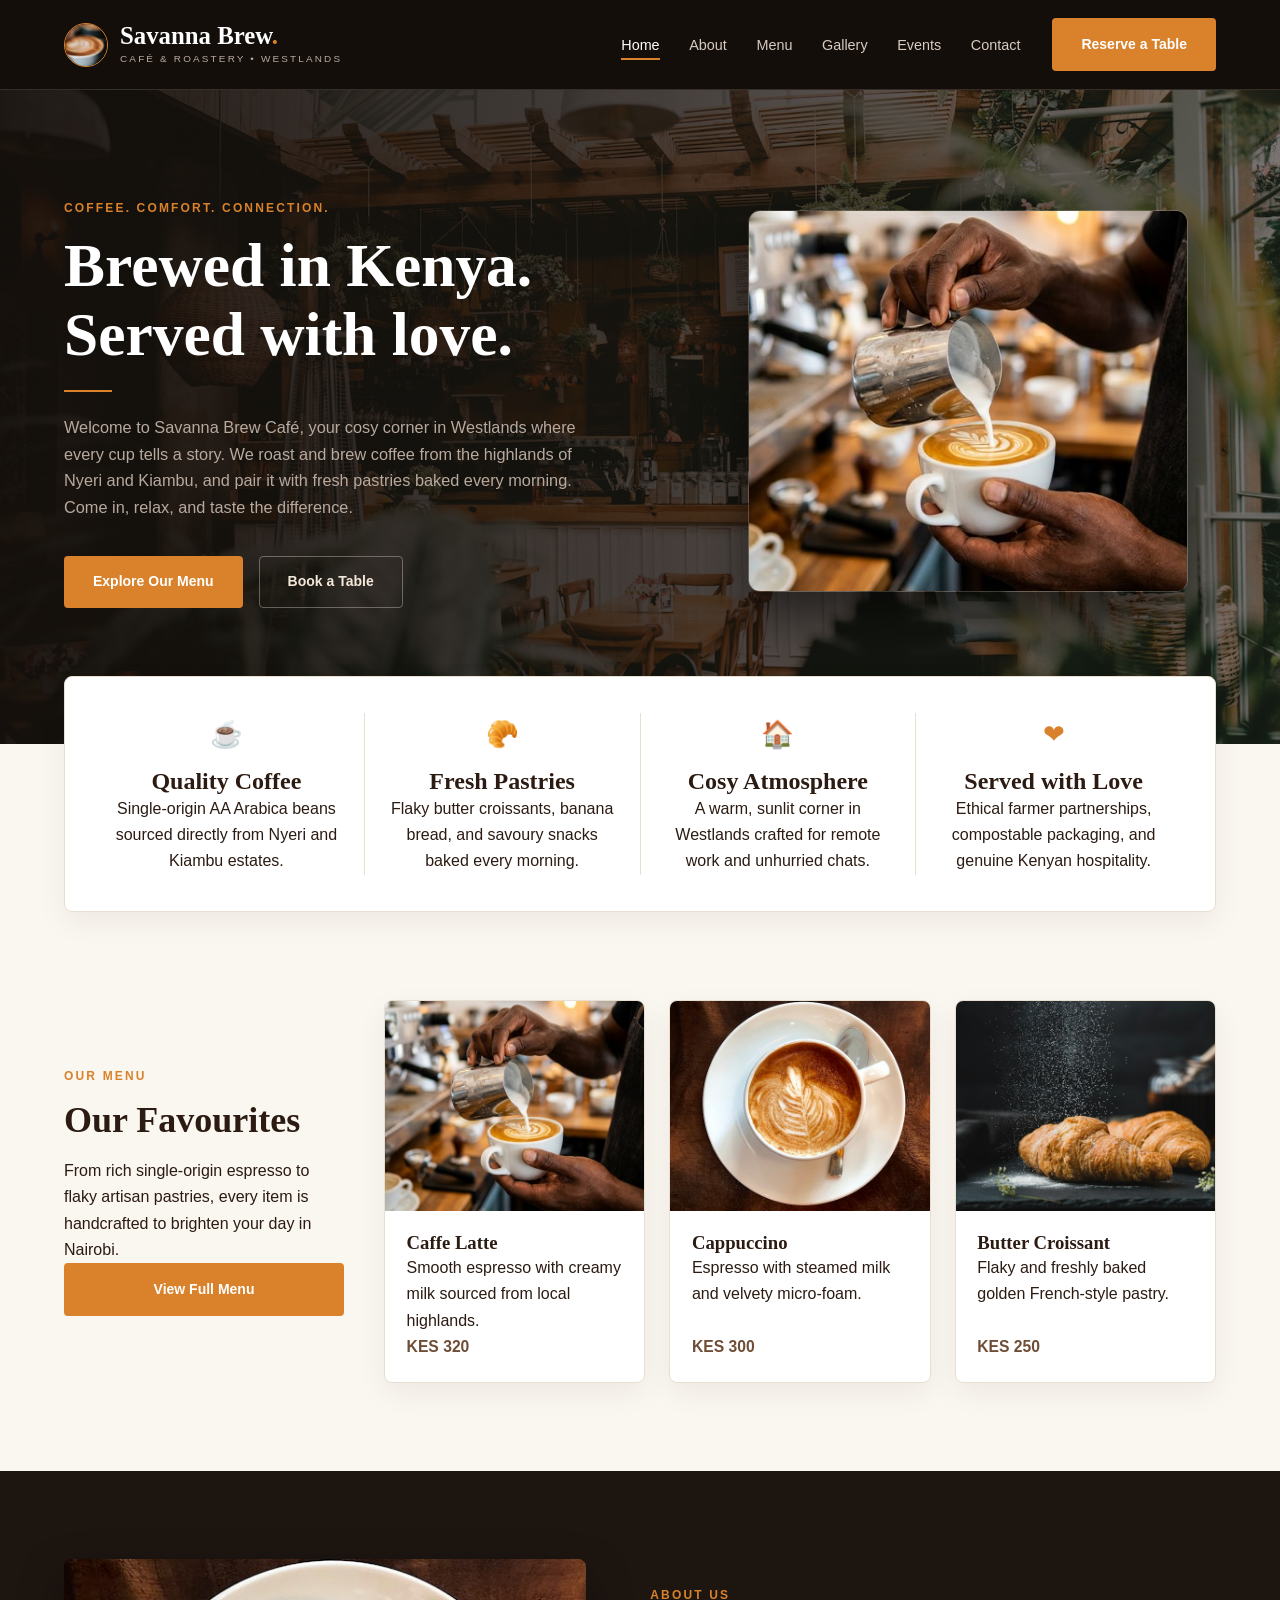
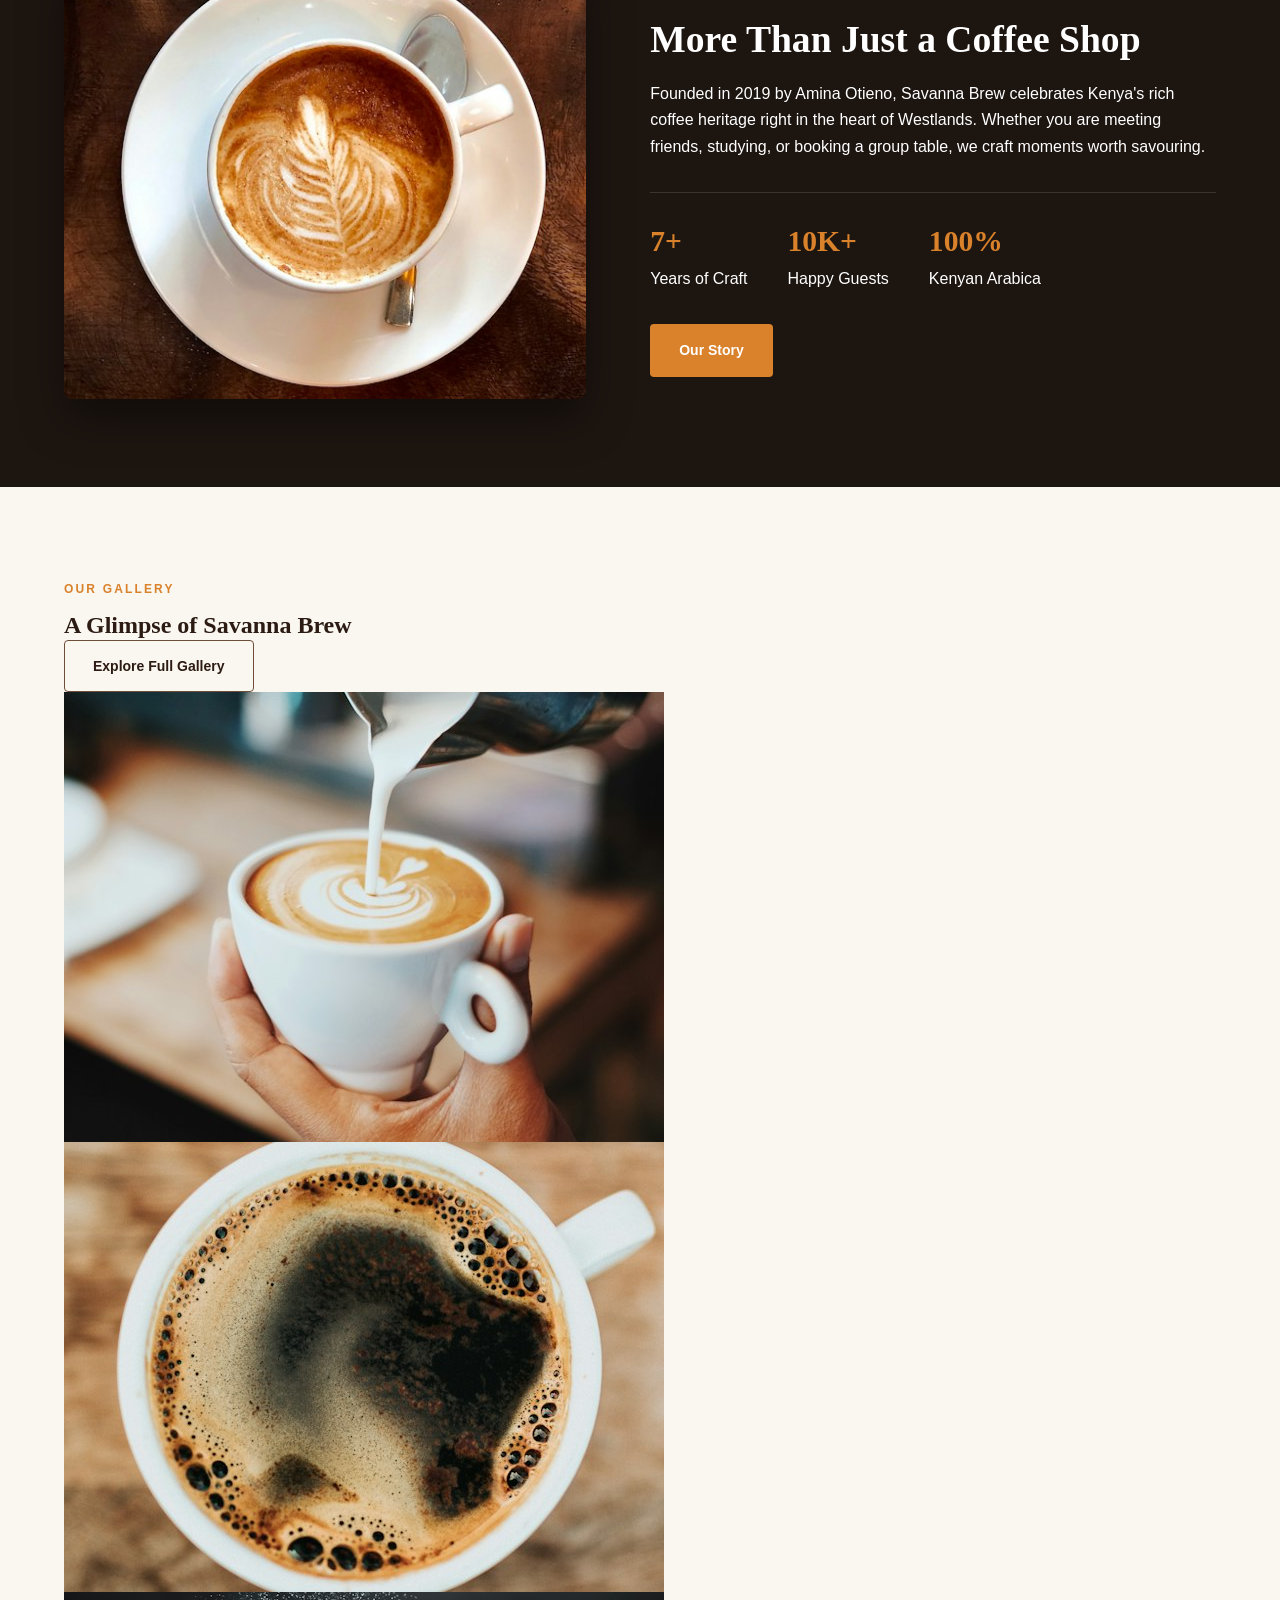
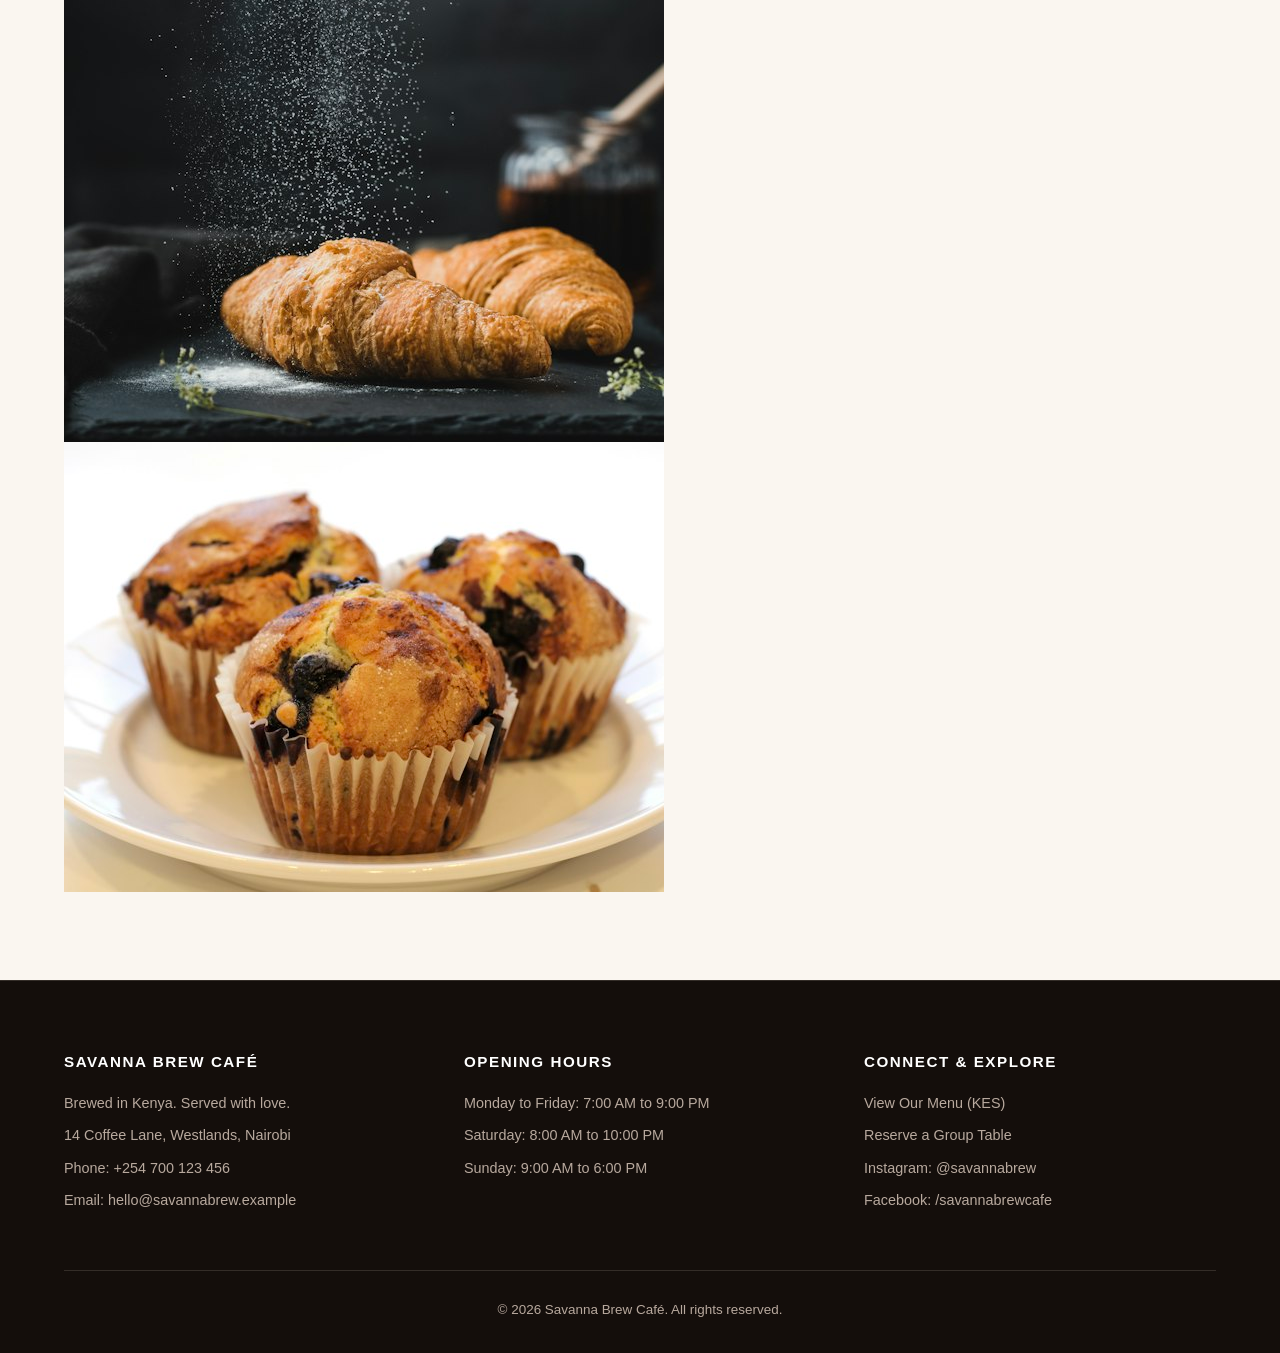
<file: index.html>
<!DOCTYPE html>
<html lang="en">

<head>
    <meta charset="UTF-8">
    <meta name="viewport" content="width=device-width, initial-scale=1.0">
    <title>Savanna Brew Café | Brewed in Kenya. Served with Love.</title>
    <link rel="stylesheet" href="css/global.css">
    <link rel="stylesheet" href="css/index.css">
</head>

<body>

    <!--  Header & Flexbox Navigation -->
    <header class="site-header">
        <div class="container header-inner">
            <a href="index.html" class="brand-logo">
                <img src="images/logo.png" alt="Savanna Brew Café coffee cup emblem">
                <div class="brand-text">
                    <span class="brand-name">Savanna Brew<span>.</span></span>
                    <span class="brand-sub">Café &amp; Roastery • Westlands</span>
                </div>
            </a>

            <nav class="main-nav" aria-label="Primary Navigation">
                <ul class="nav-list">
                    <li><a href="index.html" class="active">Home</a></li>
                    <li><a href="about.html">About</a></li>
                    <li><a href="menu.html">Menu</a></li>
                    <li><a href="gallery.html">Gallery</a></li>
                    <li><a href="events.html">Events</a></li>
                    <li><a href="contact.html">Contact</a></li>
                </ul>
                <a href="contact.html" class="btn btn-primary header-cta">Reserve a Table</a>
            </nav>
        </div>
    </header>

    <main>
        <!-- Hero Section -->
        <section class="hero-home">
            <div class="container hero-grid">
                <div class="hero-content">
                    <span class="eyebrow">Coffee. Comfort. Connection.</span>
                    <h1>Brewed in Kenya. Served with love.</h1>
                    <div class="hero-divider"></div>
                    <p>
                        Welcome to Savanna Brew Café, your cosy corner in Westlands where every cup tells a story. We
                        roast and brew coffee from the highlands of Nyeri and Kiambu, and pair it with fresh pastries
                        baked every morning. Come in, relax, and taste the difference.
                    </p>
                    <div class="hero-actions">
                        <a href="menu.html" class="btn btn-primary">Explore Our Menu</a>
                        <a href="contact.html" class="btn btn-outline-light">Book a Table</a>
                    </div>
                </div>

                <div class="hero-showcase">
                    <div class="hero-showcase-frame">
                        <img src="images/latte.jpg"
                            alt="Steaming artisan latte art served in a ceramic cup on roasted coffee beans">
                    </div>
                </div>
            </div>
        </section>

        <!-- Floating 4-Pillar Highlight Strip -->
        <section class="container feature-strip-wrapper" aria-label="Café Highlights">
            <div class="feature-strip">
                <article class="feature-item">
                    <span class="feature-icon" aria-hidden="true">&#9749;</span>
                    <h2>Quality Coffee</h2>
                    <p>Single-origin AA Arabica beans sourced directly from Nyeri and Kiambu estates.</p>
                </article>
                <article class="feature-item">
                    <span class="feature-icon" aria-hidden="true">&#129360;</span>
                    <h2>Fresh Pastries</h2>
                    <p>Flaky butter croissants, banana bread, and savoury snacks baked every morning.</p>
                </article>
                <article class="feature-item">
                    <span class="feature-icon" aria-hidden="true">&#127968;</span>
                    <h2>Cosy Atmosphere</h2>
                    <p>A warm, sunlit corner in Westlands crafted for remote work and unhurried chats.</p>
                </article>
                <article class="feature-item">
                    <span class="feature-icon" aria-hidden="true">&#10084;</span>
                    <h2>Served with Love</h2>
                    <p>Ethical farmer partnerships, compostable packaging, and genuine Kenyan hospitality.</p>
                </article>
            </div>
        </section>

        <!-- Favourites Section -->
        <section class="section-padding">
            <div class="container favourites-layout">
                <div class="favourites-intro">
                    <span class="eyebrow">Our Menu</span>
                    <h2>Our Favourites</h2>
                    <p>
                        From rich single-origin espresso to flaky artisan pastries, every item is handcrafted to
                        brighten your day in Nairobi.
                    </p>
                    <a href="menu.html" class="btn btn-primary">View Full Menu</a>
                </div>

                <div class="cards-flex">
                    <article class="menu-card">
                        <div class="menu-card-img">
                            <img src="images/latte.jpg" alt="Caffe Latte with velvety steamed milk art">
                        </div>
                        <div class="menu-card-body">
                            <h3>Caffe Latte</h3>
                            <p>Smooth espresso with creamy milk sourced from local highlands.</p>
                            <span class="price-tag">KES 320</span>
                        </div>
                    </article>

                    <article class="menu-card">
                        <div class="menu-card-img">
                            <img src="images/cappuccino.jpg" alt="Classic Cappuccino topped with cocoa dusting">
                        </div>
                        <div class="menu-card-body">
                            <h3>Cappuccino</h3>
                            <p>Espresso with steamed milk and velvety micro-foam.</p>
                            <span class="price-tag">KES 300</span>
                        </div>
                    </article>

                    <article class="menu-card">
                        <div class="menu-card-img">
                            <img src="images/croissant.jpg" alt="Golden freshly baked Butter Croissant">
                        </div>
                        <div class="menu-card-body">
                            <h3>Butter Croissant</h3>
                            <p>Flaky and freshly baked golden French-style pastry.</p>
                            <span class="price-tag">KES 250</span>
                        </div>
                    </article>
                </div>
            </div>
        </section>

        <!-- Editorial Dark Split Section -->
        <section class="editorial-dark">
            <div class="container split-layout">
                <div class="split-image">
                    <img src="images/gallery-2.jpg" alt="Warm sunlit interior of Savanna Brew Café in Westlands">
                </div>
                <div class="split-text">
                    <span class="eyebrow">About Us</span>
                    <h2>More Than Just a Coffee Shop</h2>
                    <p>
                        Founded in 2019 by Amina Otieno, Savanna Brew celebrates Kenya's rich coffee heritage right in
                        the heart of Westlands. Whether you are meeting friends, studying, or booking a group table, we
                        craft moments worth savouring.
                    </p>
                    <div class="stats-row">
                        <div class="stat-box">
                            <strong>7+</strong>
                            <span>Years of Craft</span>
                        </div>
                        <div class="stat-box">
                            <strong>10K+</strong>
                            <span>Happy Guests</span>
                        </div>
                        <div class="stat-box">
                            <strong>100%</strong>
                            <span>Kenyan Arabica</span>
                        </div>
                    </div>
                    <a href="about.html" class="btn btn-primary">Our Story</a>
                </div>
            </div>
        </section>

        <!-- Gallery Strip -->
        <section class="section-padding">
            <div class="container">
                <div class="gallery-header-bar">
                    <div>
                        <span class="eyebrow">Our Gallery</span>
                        <h2>A Glimpse of Savanna Brew</h2>
                    </div>
                    <a href="gallery.html" class="btn btn-outline-dark">Explore Full Gallery</a>
                </div>

                <div class="gallery-grid">
                    <figure class="gallery-item">
                        <div class="gallery-img-box">
                            <img src="images/gallery-1.jpg" alt="Barista pouring latte art in a ceramic cup">
                        </div>
                    </figure>
                    <figure class="gallery-item">
                        <div class="gallery-img-box">
                            <img src="images/gallery-3.jpg" alt="Freshly roasted Nyeri coffee beans">
                        </div>
                    </figure>
                    <figure class="gallery-item">
                        <div class="gallery-img-box">
                            <img src="images/gallery-5.jpg" alt="Artisan pastries arranged on wooden board">
                        </div>
                    </figure>
                    <figure class="gallery-item">
                        <div class="gallery-img-box">
                            <img src="images/gallery-6.jpg" alt="Cosy wooden seating inside Savanna Brew Café">
                        </div>
                    </figure>
                </div>
            </div>
        </section>
    </main>

    <!--Footer -->
    <footer class="site-footer">
        <div class="container">
            <div class="footer-grid">
                <div class="footer-col">
                    <h3>Savanna Brew Café</h3>
                    <p>Brewed in Kenya. Served with love.</p>
                    <p>14 Coffee Lane, Westlands, Nairobi</p>
                    <p>Phone: +254 700 123 456</p>
                    <p>Email: hello@savannabrew.example</p>
                </div>

                <div class="footer-col">
                    <h3>Opening Hours</h3>
                    <p>Monday to Friday: 7:00 AM to 9:00 PM</p>
                    <p>Saturday: 8:00 AM to 10:00 PM</p>
                    <p>Sunday: 9:00 AM to 6:00 PM</p>
                </div>

                <div class="footer-col">
                    <h3>Connect &amp; Explore</h3>
                    <ul class="footer-links">
                        <li><a href="menu.html">View Our Menu (KES)</a></li>
                        <li><a href="contact.html">Reserve a Group Table</a></li>
                        <li><a href="https://www.instagram.com" target="_blank">Instagram:
                                @savannabrew</a></li>
                        <li><a href="https://www.facebook.com" target="_blank">Facebook:
                                /savannabrewcafe</a></li>
                    </ul>
                </div>
            </div>

            <div class="footer-bottom">
                <p>&copy; 2026 Savanna Brew Café. All rights reserved.</p>
            </div>
        </div>
    </footer>

</body>

</html>
</file>
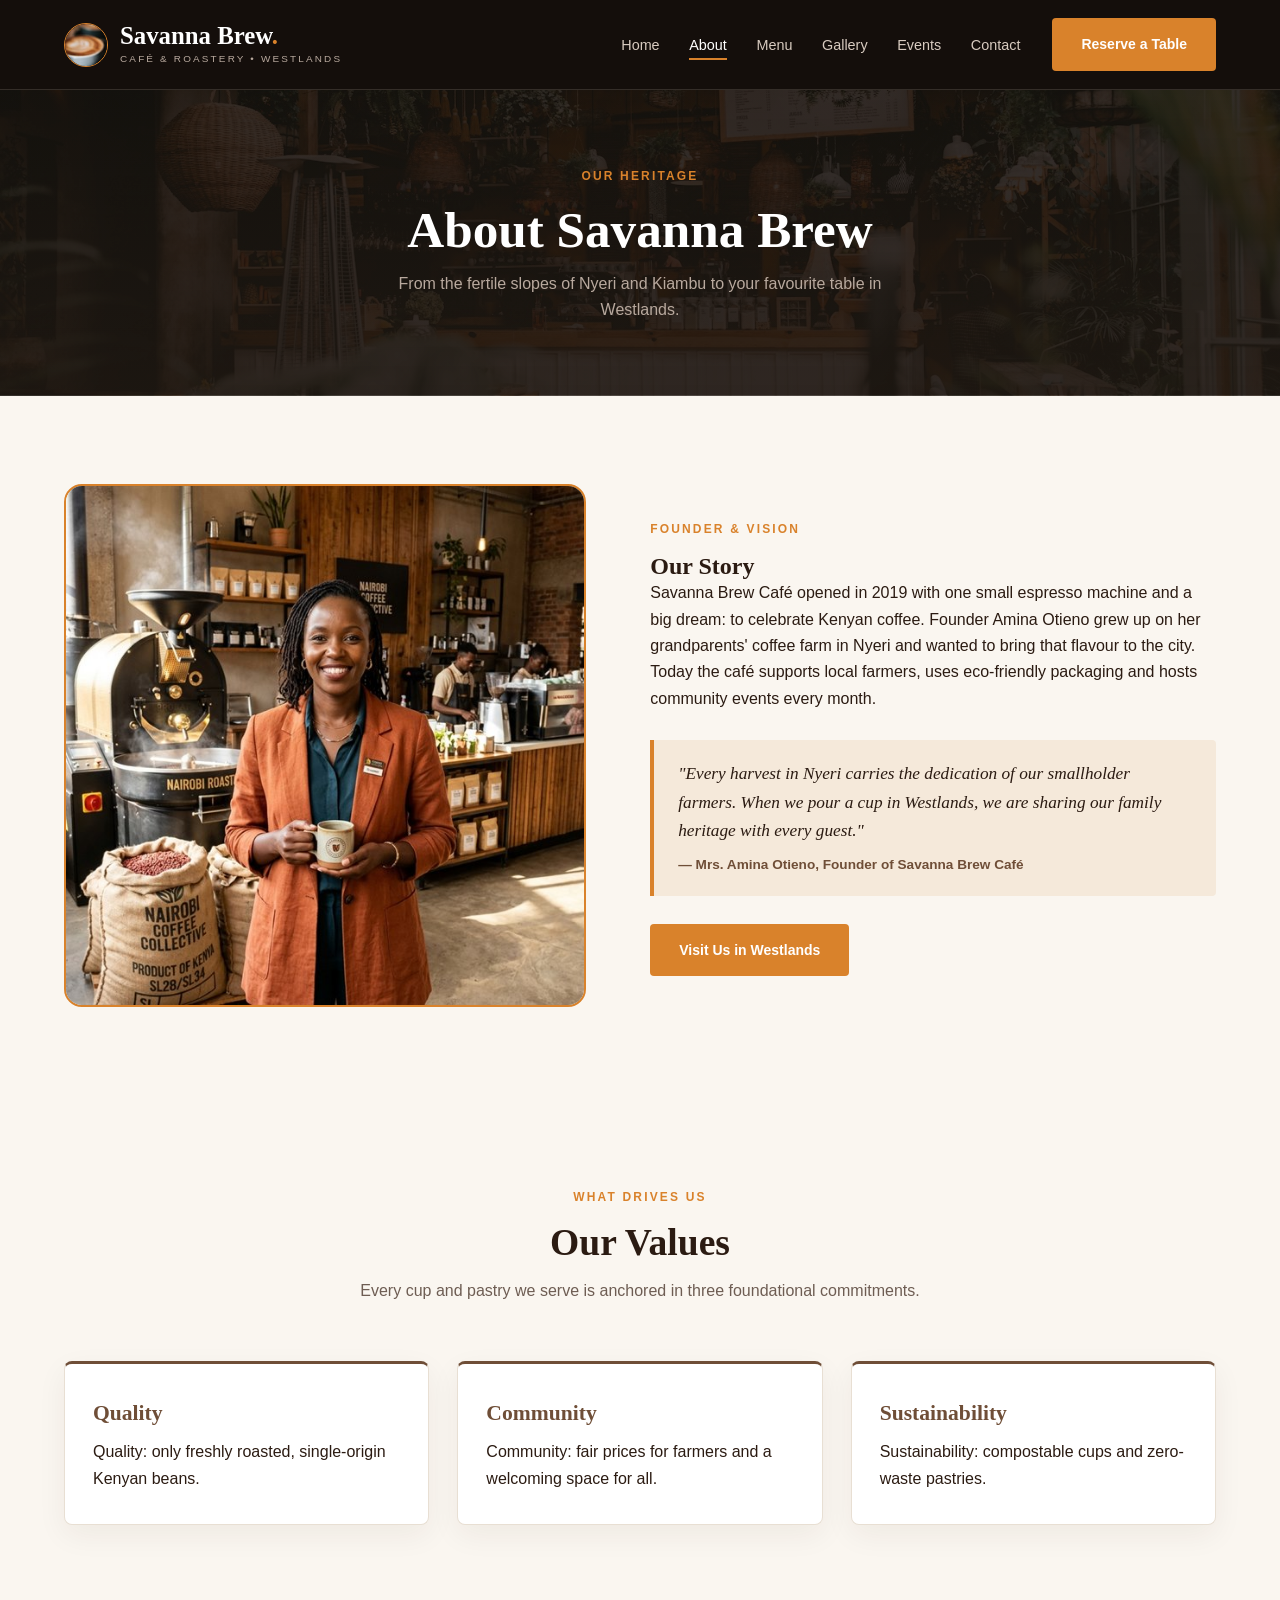
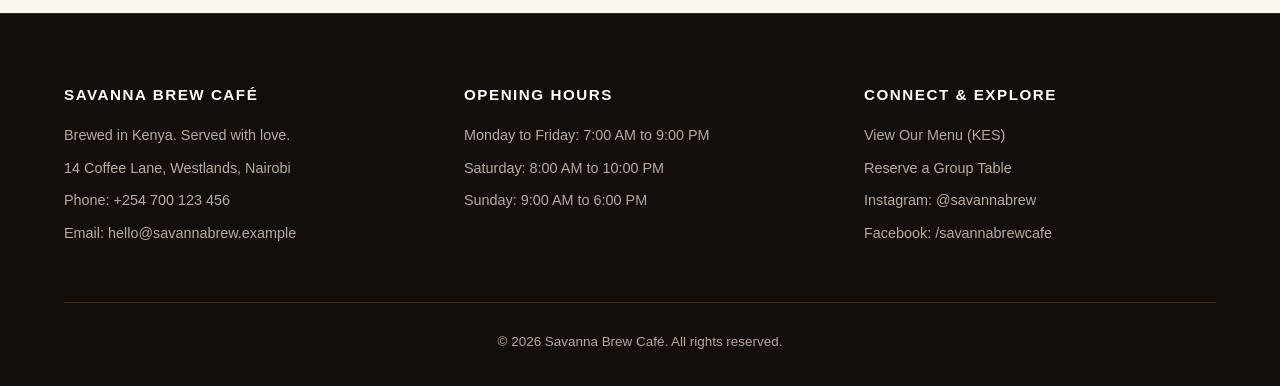
<file: about.html>
<!DOCTYPE html>
<html lang="en">

<head>
    <meta charset="UTF-8">
    <meta name="viewport" content="width=device-width, initial-scale=1.0">
    <title>About Us | Savanna Brew Café</title>
    <link rel="stylesheet" href="css/global.css">
    <link rel="stylesheet" href="css/aboutUs.css">
</head>

<body>

    <!-- Header & Flexbox Navigation -->
    <header class="site-header">
        <div class="container header-inner">
            <a href="index.html" class="brand-logo">
                <img src="images/logo.png" alt="Savanna Brew Café coffee cup emblem">
                <div class="brand-text">
                    <span class="brand-name">Savanna Brew<span>.</span></span>
                    <span class="brand-sub">Café &amp; Roastery • Westlands</span>
                </div>
            </a>

            <nav class="main-nav" aria-label="Primary Navigation">
                <ul class="nav-list">
                    <li><a href="index.html">Home</a></li>
                    <li><a href="about.html" class="active">About</a></li>
                    <li><a href="menu.html">Menu</a></li>
                    <li><a href="gallery.html">Gallery</a></li>
                    <li><a href="events.html">Events</a></li>
                    <li><a href="contact.html">Contact</a></li>
                </ul>
                <a href="contact.html" class="btn btn-primary header-cta">Reserve a Table</a>
            </nav>
        </div>
    </header>

    <main>
        <!-- Hero Section -->
        <section class="page-hero">
            <div class="container">
                <span class="eyebrow">Our Heritage</span>
                <h1>About Savanna Brew</h1>
                <p>From the fertile slopes of Nyeri and Kiambu to your favourite table in Westlands.</p>
            </div>
        </section>

        <!-- Our Story Section -->
        <section class="section-padding">
            <div class="container split-layout">
                <div class="split-image owner-portrait">
                    <img src="images/about-owner.jpg"
                        alt="Portrait of smiling founder Amina Otieno behind the Savanna Brew counter">
                </div>

                <article class="split-text">
                    <span class="eyebrow">Founder &amp; Vision</span>
                    <h2>Our Story</h2>
                    <p>
                        Savanna Brew Café opened in 2019 with one small espresso machine and a big dream: to celebrate
                        Kenyan coffee. Founder Amina Otieno grew up on her grandparents' coffee farm in Nyeri and wanted
                        to bring that flavour to the city. Today the café supports local farmers, uses eco-friendly
                        packaging and hosts community events every month.
                    </p>

                    <blockquote class="owner-quote">
                        "Every harvest in Nyeri carries the dedication of our smallholder farmers. When we pour a cup in
                        Westlands, we are sharing our family heritage with every guest."
                        <cite>&mdash; Mrs. Amina Otieno, Founder of Savanna Brew Café</cite>
                    </blockquote>

                    <a href="contact.html" class="btn btn-primary">Visit Us in Westlands</a>
                </article>
            </div>
        </section>

        <!--  Values Section-->
        <section class="section-padding">
            <div class="container">
                <div class="section-header">
                    <span class="eyebrow">What Drives Us</span>
                    <h2>Our Values</h2>
                    <p>Every cup and pastry we serve is anchored in three foundational commitments.</p>
                </div>

                <ul class="values-list">
                    <li>
                        <strong>Quality</strong>
                        Quality: only freshly roasted, single-origin Kenyan beans.
                    </li>
                    <li>
                        <strong>Community</strong>
                        Community: fair prices for farmers and a welcoming space for all.
                    </li>
                    <li>
                        <strong>Sustainability</strong>
                        Sustainability: compostable cups and zero-waste pastries.
                    </li>
                </ul>
            </div>
        </section>
    </main>

    <!-- 3-Column Footer -->
    <footer class="site-footer">
        <div class="container">
            <div class="footer-grid">
                <div class="footer-col">
                    <h3>Savanna Brew Café</h3>
                    <p>Brewed in Kenya. Served with love.</p>
                    <p>14 Coffee Lane, Westlands, Nairobi</p>
                    <p>Phone: +254 700 123 456</p>
                    <p>Email: hello@savannabrew.example</p>
                </div>

                <div class="footer-col">
                    <h3>Opening Hours</h3>
                    <p>Monday to Friday: 7:00 AM to 9:00 PM</p>
                    <p>Saturday: 8:00 AM to 10:00 PM</p>
                    <p>Sunday: 9:00 AM to 6:00 PM</p>
                </div>

                <div class="footer-col">
                    <h3>Connect &amp; Explore</h3>
                    <ul class="footer-links">
                        <li><a href="menu.html">View Our Menu (KES)</a></li>
                        <li><a href="contact.html">Reserve a Group Table</a></li>
                        <li><a href="https://www.instagram.com" target="_blank" rel="noopener noreferrer">Instagram:
                                @savannabrew</a></li>
                        <li><a href="https://www.facebook.com" target="_blank" rel="noopener noreferrer">Facebook:
                                /savannabrewcafe</a></li>
                    </ul>
                </div>
            </div>

            <div class="footer-bottom">
                <p>&copy; 2026 Savanna Brew Café. All rights reserved.</p>
            </div>
        </div>
    </footer>

</body>

</html>
</file>
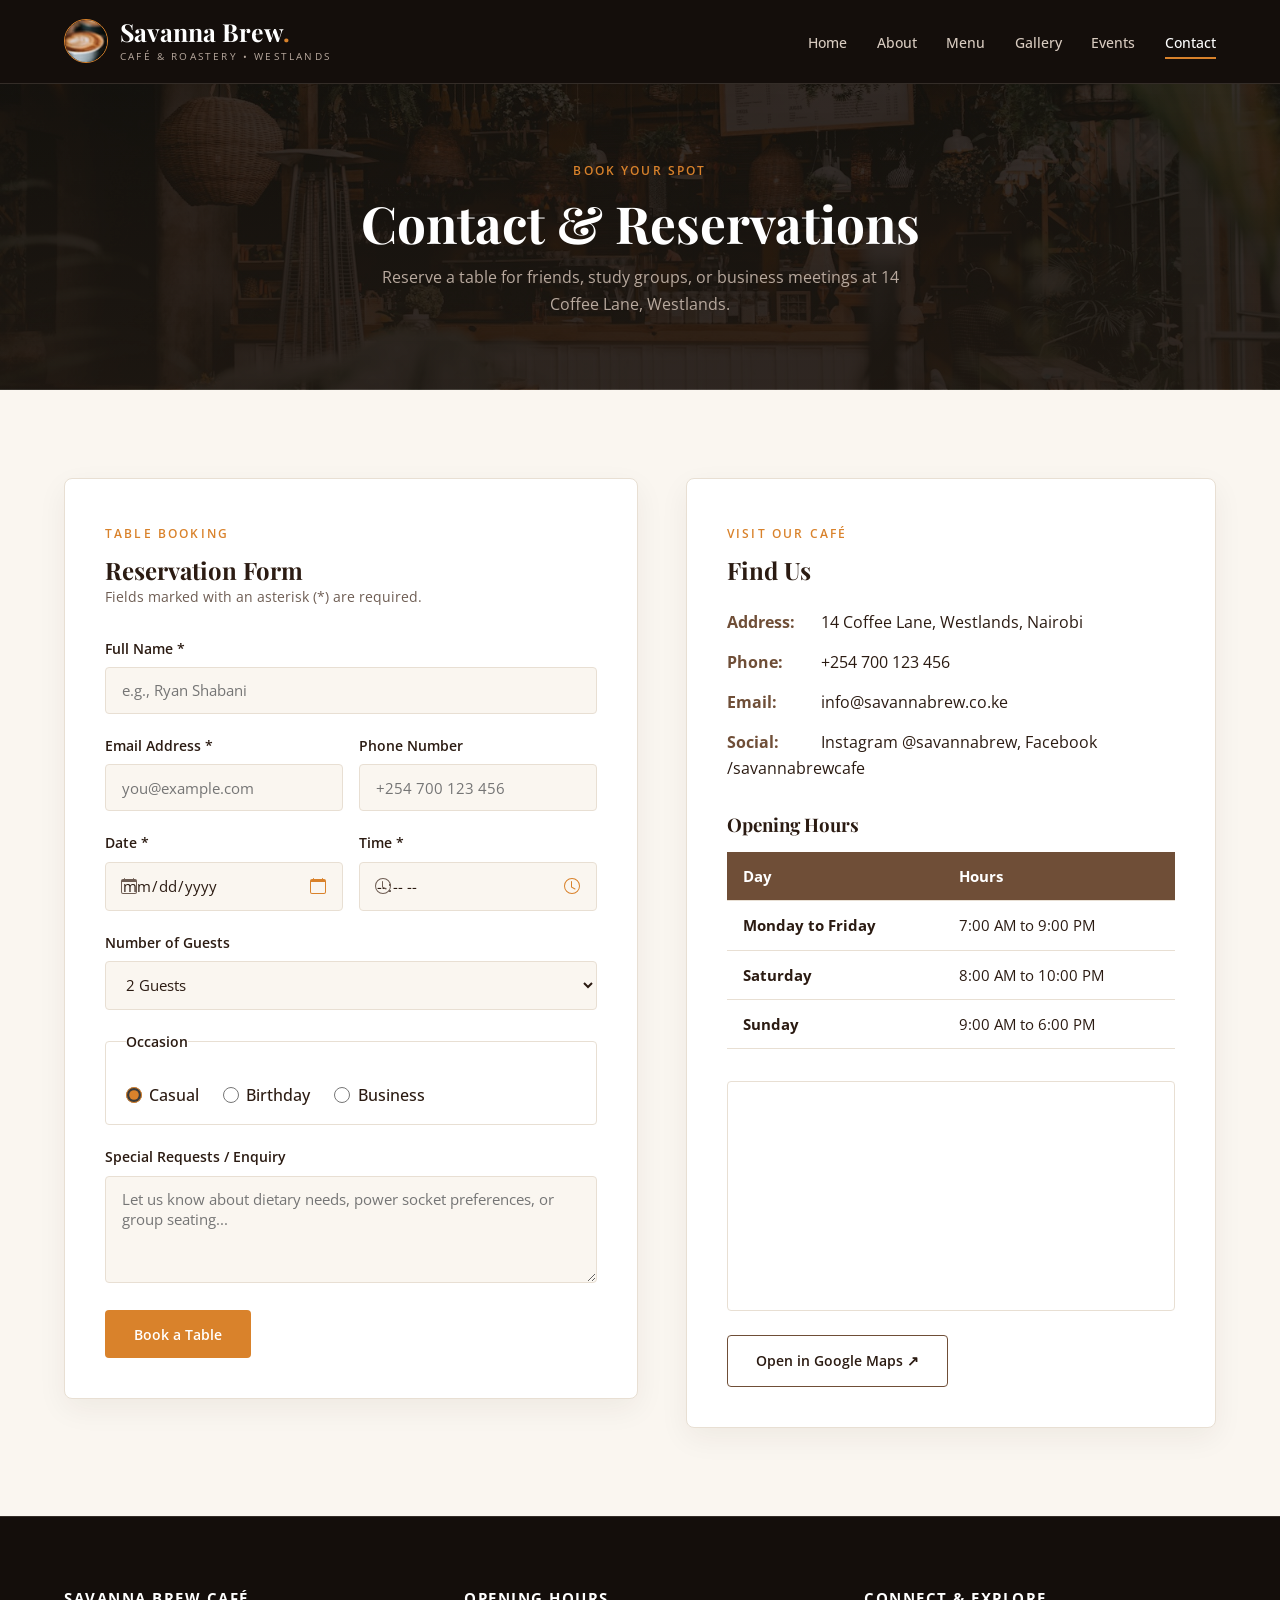
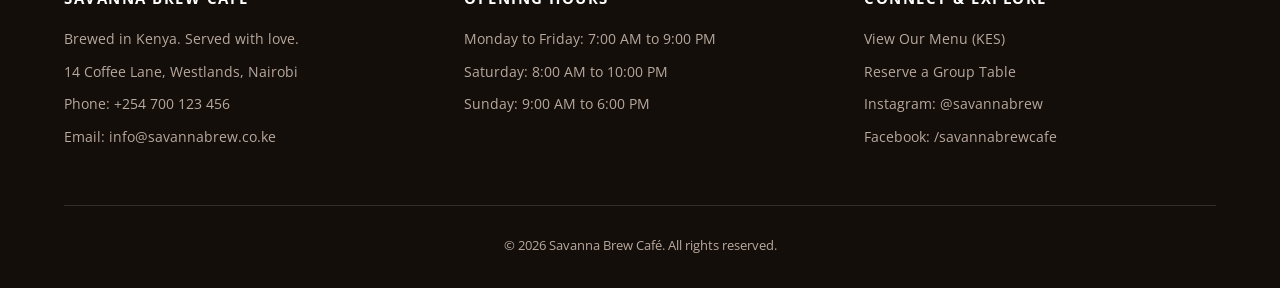
<file: contact.html>
<!DOCTYPE html>
<html lang="en">

<head>
    <meta charset="UTF-8">
    <meta name="viewport" content="width=device-width, initial-scale=1.0">
    <title>Contact &amp; Reservations | Savanna Brew Café</title>
    <link rel="preconnect" href="https://fonts.googleapis.com">
    <link rel="preconnect" href="https://fonts.gstatic.com" crossorigin>
    <link
        href="https://fonts.googleapis.com/css2?family=Open+Sans:wght@400;500;600;700&family=Playfair+Display:ital,wght@0,600;0,700;1,600&display=swap"
        rel="stylesheet">
    <link rel="stylesheet" href="css/global.css">
    <link rel="stylesheet" href="css/contact.css">
</head>

<body>

    <!-- Header & Flexbox Navigation -->
    <header class="site-header">
        <div class="container header-inner">
            <a href="index.html" class="brand-logo">
                <img src="images/logo.png" alt="Savanna Brew Café coffee cup emblem">
                <div class="brand-text">
                    <span class="brand-name">Savanna Brew<span>.</span></span>
                    <span class="brand-sub">Café &amp; Roastery • Westlands</span>
                </div>
            </a>

            <nav class="main-nav" aria-label="Primary Navigation">
                <ul class="nav-list">
                    <li><a href="index.html">Home</a></li>
                    <li><a href="about.html">About</a></li>
                    <li><a href="menu.html">Menu</a></li>
                    <li><a href="gallery.html">Gallery</a></li>
                    <li><a href="events.html">Events</a></li>
                    <li><a href="contact.html" class="active">Contact</a></li>
                </ul>
            </nav>
        </div>
    </header>

    <main>
        <!-- Hero Section -->
        <section class="page-hero">
            <div class="container">
                <span class="eyebrow">Book Your Spot</span>
                <h1>Contact &amp; Reservations</h1>
                <p>Reserve a table for friends, study groups, or business meetings at 14 Coffee Lane, Westlands.</p>
            </div>
        </section>

        <!-- Two-Column Layout for the table section -->
        <section class="section-padding">
            <div class="container contact-layout">

                <!-- Reservation Form -->
                <section class="contact-card" aria-labelledby="reservation-heading">
                    <span class="eyebrow">Table Booking</span>
                    <h2 id="reservation-heading">Reservation Form</h2>
                    <p class="form-subtitle">Fields marked with an asterisk (*) are required.</p>
                    <form id="reservation-form" action="#success-message" method="get" class="reservation-form">
                        <div class="form-group">
                            <label for="full-name">Full Name *</label>
                            <input type="text" id="full-name" name="full_name" class="form-control"
                                placeholder="e.g., Ryan Shabani" required>
                        </div>

                        <div class="form-row">
                            <div class="form-group">
                                <label for="email">Email Address *</label>
                                <input type="email" id="email" name="email" class="form-control"
                                    placeholder="you@example.com" required>
                            </div>

                            <div class="form-group">
                                <label for="phone">Phone Number</label>
                                <input type="tel" id="phone" name="phone" class="form-control"
                                    placeholder="+254 700 123 456">
                            </div>
                        </div>

                        <div class="form-row">
                            <!-- Date Field -->
                            <div class="form-group date-time-group">
                                <label for="res-date">Date *</label>
                                <div class="input-with-icon">
                                    <input type="date" id="res-date" name="reservation_date" class="form-control"
                                        required>
                                </div>
                            </div>

                            <!-- Time Field -->
                            <div class="form-group date-time-group">
                                <label for="res-time">Time *</label>
                                <div class="input-with-icon">
                                    <input type="time" id="res-time" name="reservation_time" class="form-control"
                                        required>
                                </div>
                            </div>
                        </div>

                        <div class="form-group">
                            <label for="guests">Number of Guests</label>
                            <select id="guests" name="guests" class="form-control">
                                <option value="1">1 Guest</option>
                                <option value="2" selected>2 Guests</option>
                                <option value="3">3 Guests</option>
                                <option value="4">4 Guests</option>
                                <option value="5">5 Guests</option>
                                <option value="6">6 Guests</option>
                                <option value="7">7 Guests</option>
                                <option value="8">8 Guests</option>
                                <option value="9">9 Guests</option>
                                <option value="10">10 Guests</option>
                            </select>
                        </div>

                        <fieldset class="occasion-fieldset">
                            <legend>Occasion</legend>
                            <div class="radio-group">
                                <label for="occ-casual" class="radio-label">
                                    <input type="radio" id="occ-casual" name="occasion" value="Casual" checked>
                                    Casual
                                </label>
                                <label for="occ-birthday" class="radio-label">
                                    <input type="radio" id="occ-birthday" name="occasion" value="Birthday">
                                    Birthday
                                </label>
                                <label for="occ-business" class="radio-label">
                                    <input type="radio" id="occ-business" name="occasion" value="Business">
                                    Business
                                </label>
                            </div>
                        </fieldset>

                        <div class="form-group">
                            <label for="special-requests">Special Requests / Enquiry</label>
                            <textarea id="special-requests" name="special_requests" rows="4" class="form-control"
                                placeholder="Let us know about dietary needs, power socket preferences, or group seating..."></textarea>
                        </div>

                        <button type="submit" class="btn btn-primary">Book a Table</button>
                    </form>
                </section>

                <!-- Find Us, Opening Hours Table & Map Section -->
                <aside class="info-card" aria-labelledby="find-us-heading">
                    <span class="eyebrow">Visit Our Café</span>
                    <h2 id="find-us-heading">Find Us</h2>

                    <ul class="contact-details-list">
                        <li><strong>Address:</strong> 14 Coffee Lane, Westlands, Nairobi</li>
                        <li><strong>Phone:</strong> +254 700 123 456</li>
                        <li><strong>Email:</strong> info@savannabrew.co.ke</li>
                        <li><strong>Social:</strong> Instagram @savannabrew, Facebook /savannabrewcafe</li>
                    </ul>

                    <h3>Opening Hours</h3>
                    <div class="table-wrapper">
                        <table class="hours-table">
                            <thead>
                                <tr>
                                    <th scope="col">Day</th>
                                    <th scope="col">Hours</th>
                                </tr>
                            </thead>
                            <tbody>
                                <tr>
                                    <th scope="row">Monday to Friday</th>
                                    <td>7:00 AM to 9:00 PM</td>
                                </tr>
                                <tr>
                                    <th scope="row">Saturday</th>
                                    <td>8:00 AM to 10:00 PM</td>
                                </tr>
                                <tr>
                                    <th scope="row">Sunday</th>
                                    <td>9:00 AM to 6:00 PM</td>
                                </tr>
                            </tbody>
                        </table>
                    </div>

                    <!-- Embedded Google Map Iframe Section -->
                    <iframe class="map-frame" title="Map showing Savanna Brew Café in Westlands, Nairobi"
                        src="https://www.openstreetmap.org/export/embed.html?bbox=36.7950%2C-1.2720%2C36.8150%2C-1.2580&amp;layer=mapnik"
                        loading="lazy">
                    </iframe>

                    <a href="https://www.google.com/maps/search/Westlands+Nairobi" target="_blank"
                        class="btn btn-outline-dark">
                        Open in Google Maps &#8599;
                    </a>
                </aside>

            </div>
        </section>

        <!-- Booking Confirmation Modal Overlay -->
        <div id="success-message" class="modal-overlay" role="dialog" aria-modal="true"
            aria-labelledby="modal-booking-title" aria-hidden="true">
            <div class="modal-content">
                <button type="button" id="modal-close-btn" class="modal-close" aria-label="Close modal">&times;</button>
                <div class="modal-header">
                    <span class="success-icon" aria-hidden="true">&#10004;</span>
                    <span class="eyebrow">Reservation Confirmed</span>
                    <h3 id="modal-booking-title">Booking Details</h3>
                    <p>Thank you for reserving a table at Savanna Brew Café. Below is a summary of your contact and
                        reservation details.</p>
                </div>

                <div class="modal-details-grid">
                    <div class="modal-detail-section">
                        <h4>Contact Details</h4>
                        <dl class="booking-summary-list">
                            <div class="summary-row">
                                <dt>Full Name</dt>
                                <dd id="summary-name">&mdash;</dd>
                            </div>
                            <div class="summary-row">
                                <dt>Email Address</dt>
                                <dd id="summary-email">&mdash;</dd>
                            </div>
                            <div class="summary-row">
                                <dt>Phone Number</dt>
                                <dd id="summary-phone">&mdash;</dd>
                            </div>
                        </dl>
                    </div>

                    <div class="modal-detail-section">
                        <h4>Reservation Details</h4>
                        <dl class="booking-summary-list">
                            <div class="summary-row">
                                <dt>Date</dt>
                                <dd id="summary-date">&mdash;</dd>
                            </div>
                            <div class="summary-row">
                                <dt>Time</dt>
                                <dd id="summary-time">&mdash;</dd>
                            </div>
                            <div class="summary-row">
                                <dt>Guests</dt>
                                <dd id="summary-guests">&mdash;</dd>
                            </div>
                            <div class="summary-row">
                                <dt>Occasion</dt>
                                <dd id="summary-occasion">&mdash;</dd>
                            </div>
                            <div class="summary-row summary-row-full">
                                <dt>Special Requests</dt>
                                <dd id="summary-requests">&mdash;</dd>
                            </div>
                        </dl>
                    </div>
                </div>

                <button type="button" id="modal-done-btn" class="btn btn-primary modal-action-btn">Done</button>
            </div>
        </div>

    </main>

    <!-- Footer -->
    <footer class="site-footer">
        <div class="container">
            <div class="footer-grid">
                <div class="footer-col">
                    <h3>Savanna Brew Café</h3>
                    <p>Brewed in Kenya. Served with love.</p>
                    <p>14 Coffee Lane, Westlands, Nairobi</p>
                    <p>Phone: +254 700 123 456</p>
                    <p>Email: info@savannabrew.co.ke</p>
                </div>

                <div class="footer-col">
                    <h3>Opening Hours</h3>
                    <p>Monday to Friday: 7:00 AM to 9:00 PM</p>
                    <p>Saturday: 8:00 AM to 10:00 PM</p>
                    <p>Sunday: 9:00 AM to 6:00 PM</p>
                </div>

                <div class="footer-col">
                    <h3>Connect &amp; Explore</h3>
                    <ul class="footer-links">
                        <li><a href="menu.html">View Our Menu (KES)</a></li>
                        <li><a href="contact.html">Reserve a Group Table</a></li>
                        <li><a href="https://www.instagram.com" target="_blank" rel="noopener noreferrer">Instagram:
                                @savannabrew</a></li>
                        <li><a href="https://www.facebook.com" target="_blank" rel="noopener noreferrer">Facebook:
                                /savannabrewcafe</a></li>
                    </ul>
                </div>
            </div>

            <div class="footer-bottom">
                <p>&copy; 2026 Savanna Brew Café. All rights reserved.</p>
            </div>
        </div>
    </footer>
    <!--JavaScript for Temporary Reservation Modal the only javascript that was used-->
    <script>
        (function () {
            const form = document.getElementById('reservation-form');
            const modal = document.getElementById('success-message');
            const closeBtn = document.getElementById('modal-close-btn');
            const doneBtn = document.getElementById('modal-done-btn');

            function formatTime(timeStr) {
                if (!timeStr) return '—';
                const parts = timeStr.split(':');
                if (parts.length < 2) return timeStr;
                let hours = parseInt(parts[0], 10);
                const minutes = parts[1];
                const ampm = hours >= 12 ? 'PM' : 'AM';
                hours = hours % 12 || 12;
                return hours + ':' + minutes + ' ' + ampm;
            }

            function formatDate(dateStr) {
                if (!dateStr) return '—';
                const dateObj = new Date(dateStr + 'T00:00:00');
                if (isNaN(dateObj.getTime())) return dateStr;
                return dateObj.toLocaleDateString('en-KE', {
                    weekday: 'short',
                    year: 'numeric',
                    month: 'short',
                    day: 'numeric'
                });
            }

            function closeModalAndClear() {
                modal.classList.remove('is-open');
                modal.setAttribute('aria-hidden', 'true');
                if (window.location.hash === '#success-message') {
                    history.replaceState(null, '', window.location.pathname + window.location.search);
                }
                form.reset();
                ['summary-name', 'summary-email', 'summary-phone', 'summary-date', 'summary-time', 'summary-guests', 'summary-occasion', 'summary-requests'].forEach(function (id) {
                    const el = document.getElementById(id);
                    if (el) el.textContent = '—';
                });
            }

            form.addEventListener('submit', function (event) {
                event.preventDefault();

                const fullName = document.getElementById('full-name').value.trim();
                const email = document.getElementById('email').value.trim();
                const phone = document.getElementById('phone').value.trim();
                const resDate = document.getElementById('res-date').value;
                const resTime = document.getElementById('res-time').value;
                const guestsSelect = document.getElementById('guests');
                const guestsText = guestsSelect.options[guestsSelect.selectedIndex].text;
                const occasionInput = form.querySelector('input[name="occasion"]:checked');
                const occasion = occasionInput ? occasionInput.value : 'Casual';
                const specialRequests = document.getElementById('special-requests').value.trim();

                document.getElementById('summary-name').textContent = fullName || '—';
                document.getElementById('summary-email').textContent = email || '—';
                document.getElementById('summary-phone').textContent = phone || 'Not provided';
                document.getElementById('summary-date').textContent = formatDate(resDate);
                document.getElementById('summary-time').textContent = formatTime(resTime);
                document.getElementById('summary-guests').textContent = guestsText;
                document.getElementById('summary-occasion').textContent = occasion;
                document.getElementById('summary-requests').textContent = specialRequests || 'None';

                modal.classList.add('is-open');
                modal.setAttribute('aria-hidden', 'false');
                closeBtn.focus();
            });

            closeBtn.addEventListener('click', closeModalAndClear);
            doneBtn.addEventListener('click', closeModalAndClear);

            modal.addEventListener('click', function (event) {
                if (event.target === modal) {
                    closeModalAndClear();
                }
            });

            document.addEventListener('keydown', function (event) {
                if (event.key === 'Escape' && modal.classList.contains('is-open')) {
                    closeModalAndClear();
                }
            });
        })();
    </script>
</body>

</html>
</file>
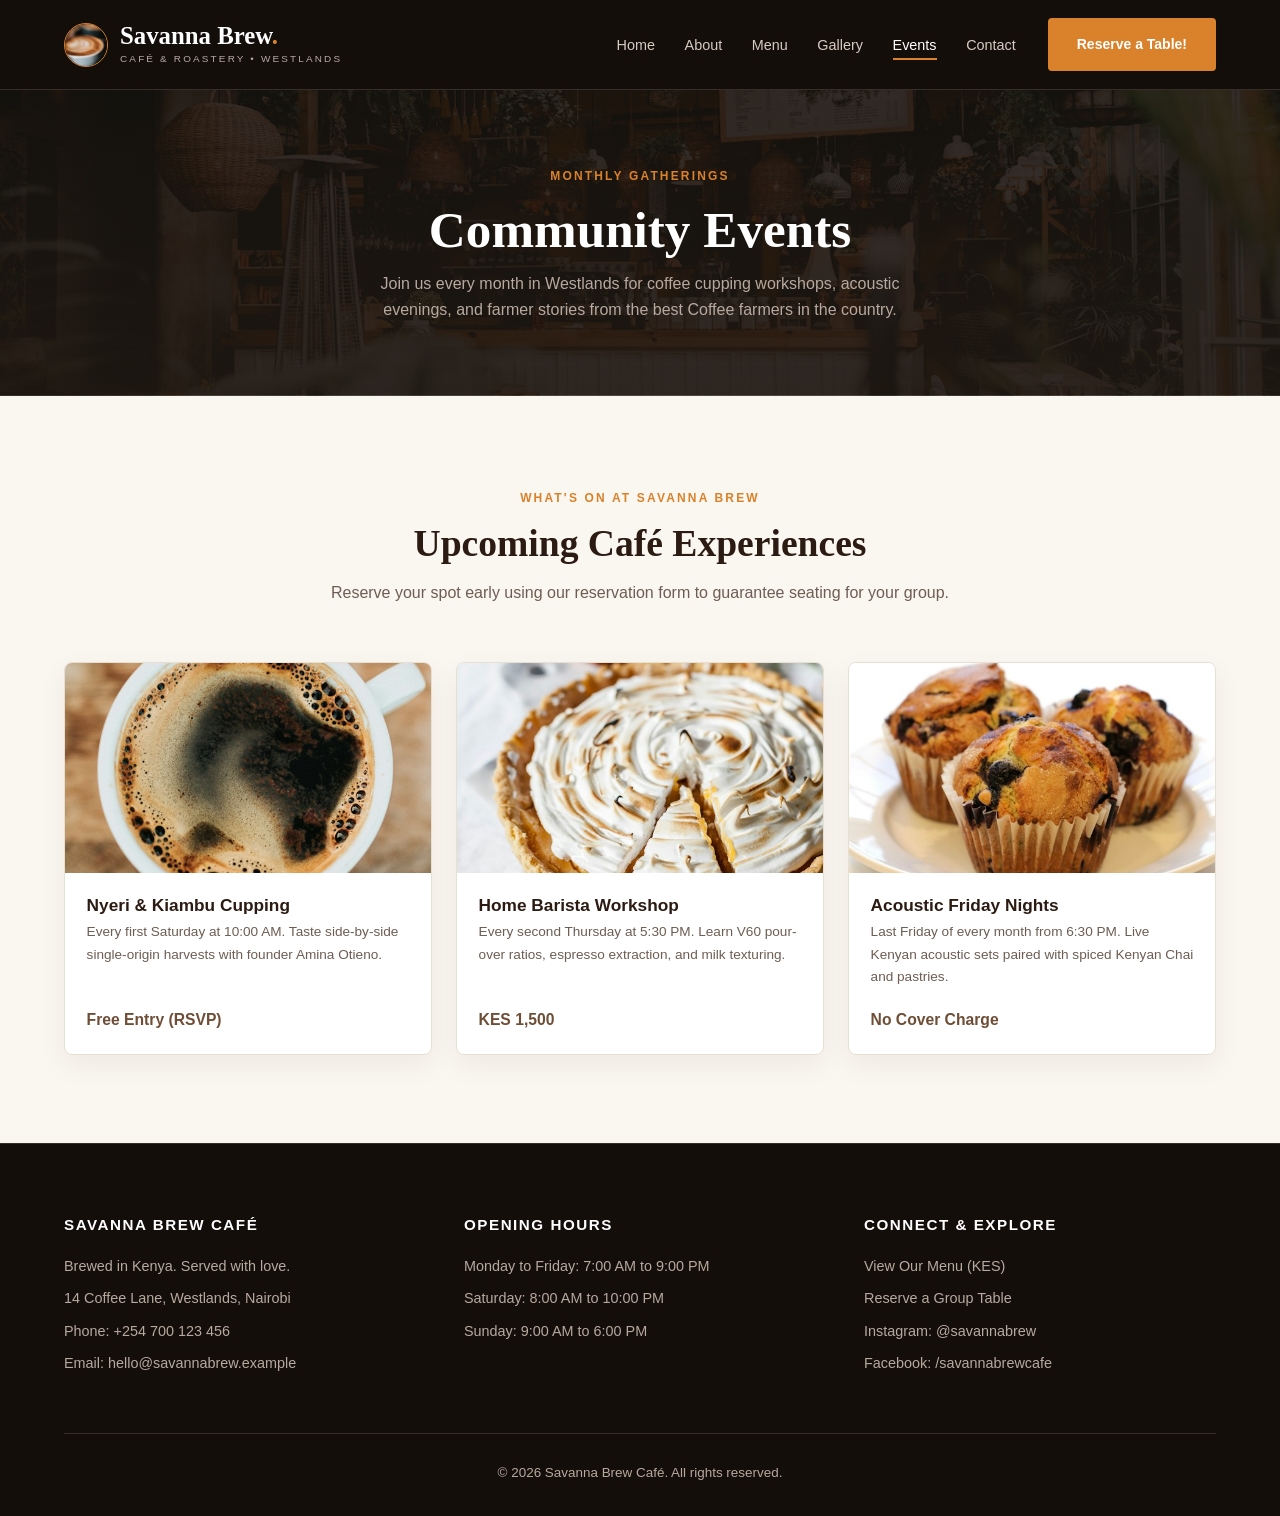
<file: events.html>
<!DOCTYPE html>
<html lang="en">

<head>
    <meta charset="UTF-8">
    <meta name="viewport" content="width=device-width, initial-scale=1.0">
    <title>Community Events | Savanna Brew Café</title>
    <link rel="stylesheet" href="css/global.css">
    <link rel="stylesheet" href="css/events.css">
</head>

<body>

    <!-- Header & Flexbox Navigation -->
    <header class="site-header">
        <div class="container header-inner">
            <a href="index.html" class="brand-logo">
                <img src="images/logo.png" alt="Savanna Brew Café image">
                <div class="brand-text">
                    <span class="brand-name">Savanna Brew<span>.</span></span>
                    <span class="brand-sub">Café &amp; Roastery • Westlands</span>
                </div>
            </a>

            <nav class="main-nav" aria-label="Primary Navigation">
                <ul class="nav-list">
                    <li><a href="index.html">Home</a></li>
                    <li><a href="about.html">About</a></li>
                    <li><a href="menu.html">Menu</a></li>
                    <li><a href="gallery.html">Gallery</a></li>
                    <li><a href="events.html" class="active">Events</a></li>
                    <li><a href="contact.html">Contact</a></li>
                </ul>
                <a href="contact.html" class="btn btn-primary header-cta">Reserve a Table!</a>
            </nav>
        </div>
    </header>

    <main>
        <section class="page-hero">
            <div class="container">
                <span class="eyebrow">Monthly Gatherings</span>
                <h1>Community Events</h1>
                <p>Join us every month in Westlands for coffee cupping workshops, acoustic evenings, and farmer stories
                    from the best Coffee farmers in the country.
                </p>
            </div>
        </section>

        <section class="section-padding">
            <div class="container">
                <div class="section-header">
                    <span class="eyebrow">What's On at Savanna Brew</span>
                    <h2>Upcoming Café Experiences</h2>
                    <p>Reserve your spot early using our reservation form to guarantee seating for your group.</p>
                </div>

                <div class="cards-flex">
                    <article class="menu-card">
                        <div class="menu-card-img">
                            <img src="images/gallery-3.jpg"
                                alt="Roasted Nyeri coffee beans prepared for cupping session">
                        </div>
                        <div class="menu-card-body">
                            <h3>Nyeri &amp; Kiambu Cupping</h3>
                            <p>Every first Saturday at 10:00 AM. Taste side-by-side single-origin harvests with founder
                                Amina Otieno.</p>
                            <span class="price-tag">Free Entry (RSVP)</span>
                        </div>
                    </article>

                    <article class="menu-card">
                        <div class="menu-card-img">
                            <img src="images/gallery-8.jpg" alt="Barista demonstrating latte art pouring technique">
                        </div>
                        <div class="menu-card-body">
                            <h3>Home Barista Workshop</h3>
                            <p>Every second Thursday at 5:30 PM. Learn V60 pour-over ratios, espresso extraction, and
                                milk texturing.</p>
                            <span class="price-tag">KES 1,500</span>
                        </div>
                    </article>

                    <article class="menu-card">
                        <div class="menu-card-img">
                            <img src="images/gallery-6.jpg" alt="Evening acoustic session inside Savanna Brew Café">
                        </div>
                        <div class="menu-card-body">
                            <h3>Acoustic Friday Nights</h3>
                            <p>Last Friday of every month from 6:30 PM. Live Kenyan acoustic sets paired with spiced
                                Kenyan Chai and pastries.</p>
                            <span class="price-tag">No Cover Charge</span>
                        </div>
                    </article>
                </div>
            </div>
        </section>
    </main>

    <!-- Footer -->
    <footer class="site-footer">
        <div class="container">
            <div class="footer-grid">
                <div class="footer-col">
                    <h3>Savanna Brew Café</h3>
                    <p>Brewed in Kenya. Served with love.</p>
                    <p>14 Coffee Lane, Westlands, Nairobi</p>
                    <p>Phone: +254 700 123 456</p>
                    <p>Email: hello@savannabrew.example</p>
                </div>

                <div class="footer-col">
                    <h3>Opening Hours</h3>
                    <p>Monday to Friday: 7:00 AM to 9:00 PM</p>
                    <p>Saturday: 8:00 AM to 10:00 PM</p>
                    <p>Sunday: 9:00 AM to 6:00 PM</p>
                </div>

                <div class="footer-col">
                    <h3>Connect &amp; Explore</h3>
                    <ul class="footer-links">
                        <li><a href="menu.html">View Our Menu (KES)</a></li>
                        <li><a href="contact.html">Reserve a Group Table</a></li>
                        <li><a href="https://www.instagram.com" target="_blank">Instagram:
                                @savannabrew</a></li>
                        <li><a href="https://www.facebook.com" target="_blank">Facebook:
                                /savannabrewcafe</a></li>
                    </ul>
                </div>
            </div>

            <div class="footer-bottom">
                <p>&copy; 2026 Savanna Brew Café. All rights reserved.</p>
            </div>
        </div>
    </footer>

</body>

</html>
</file>
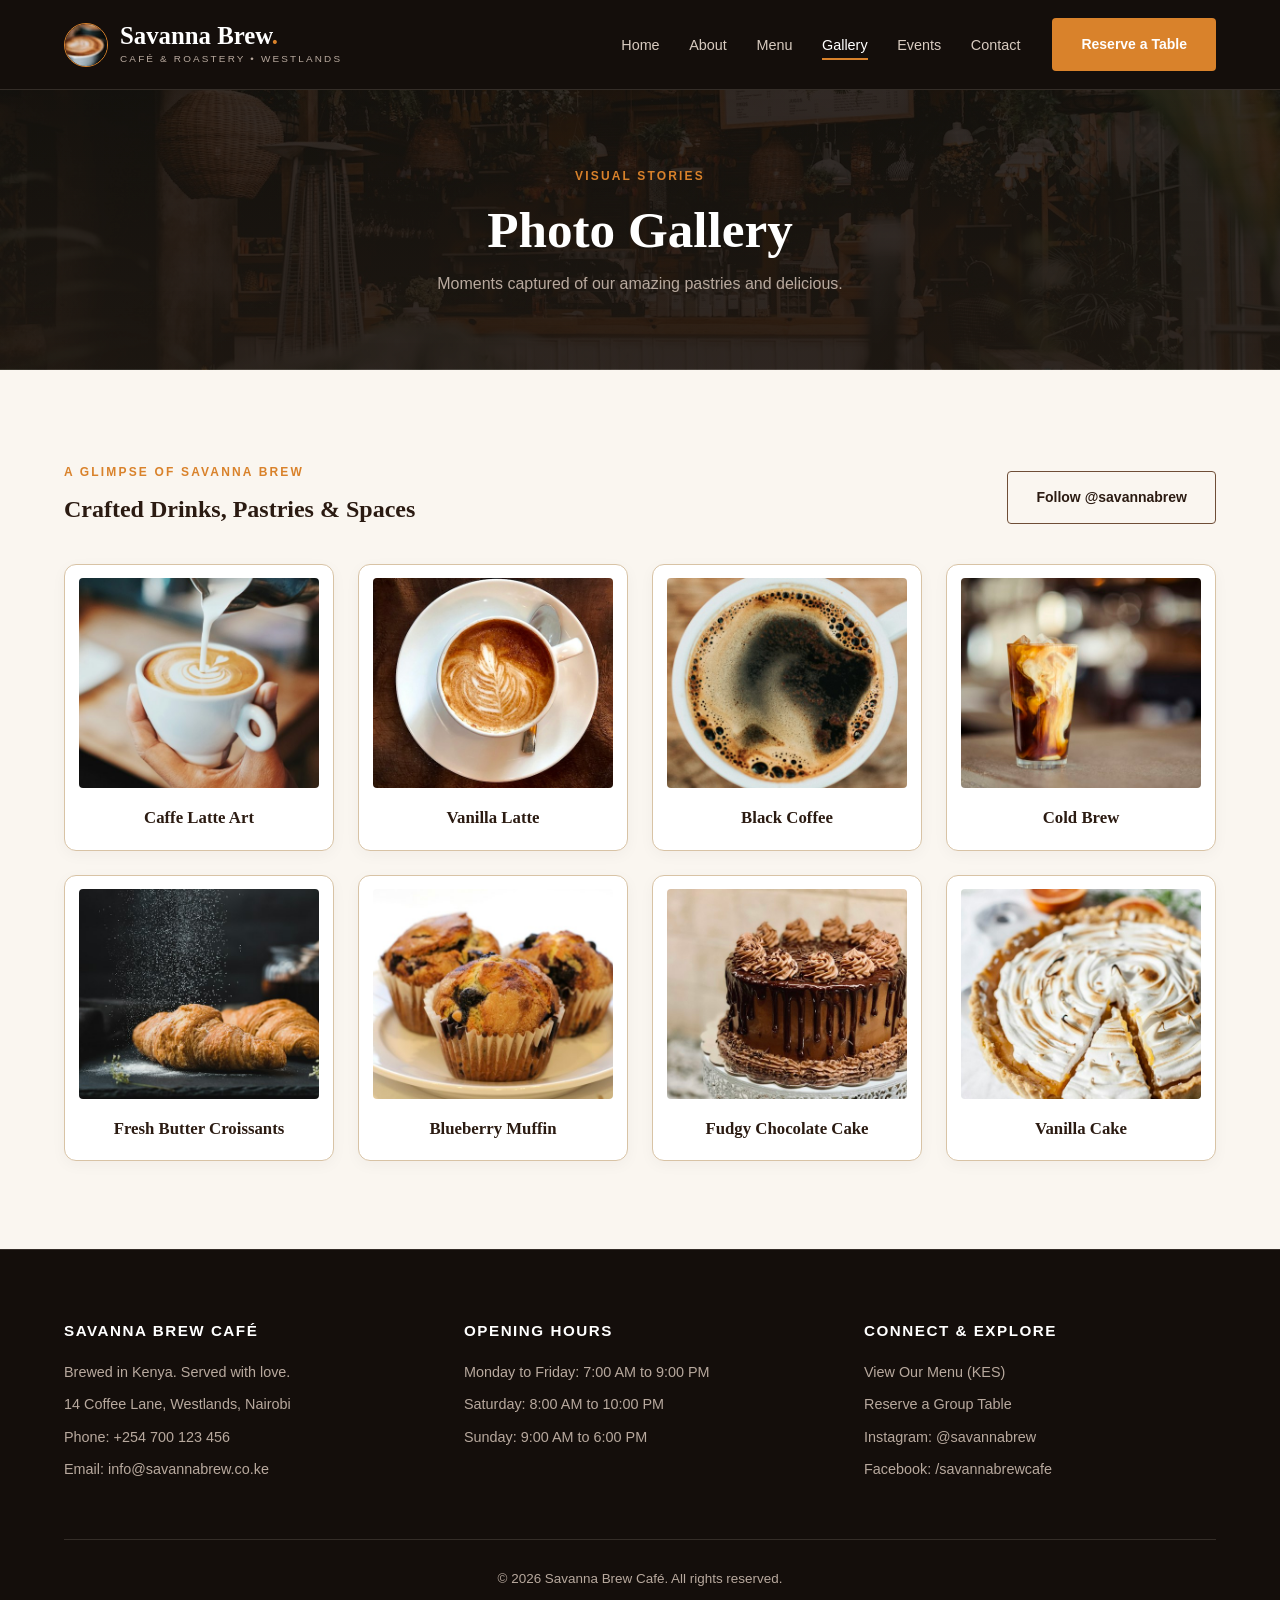
<file: gallery.html>
<!DOCTYPE html>
<html lang="en">

<head>
    <meta charset="UTF-8">
    <meta name="viewport" content="width=device-width, initial-scale=1.0">
    <title>Photo Gallery | Savanna Brew Café</title>
    <link rel="stylesheet" href="css/global.css">
    <link rel="stylesheet" href="css/gallery.css">

</head>

<body>

    <!-- Header & Flexbox Navigation -->
    <header class="site-header">
        <div class="container header-inner">
            <a href="index.html" class="brand-logo">
                <img src="images/logo.png" alt="Savanna Brew Café coffee cup emblem">
                <div class="brand-text">
                    <span class="brand-name">Savanna Brew<span>.</span></span>
                    <span class="brand-sub">Café &amp; Roastery • Westlands</span>
                </div>
            </a>

            <nav class="main-nav" aria-label="Primary Navigation">
                <ul class="nav-list">
                    <li><a href="index.html">Home</a></li>
                    <li><a href="about.html">About</a></li>
                    <li><a href="menu.html">Menu</a></li>
                    <li><a href="gallery.html" class="active">Gallery</a></li>
                    <li><a href="events.html">Events</a></li>
                    <li><a href="contact.html">Contact</a></li>
                </ul>
                <a href="contact.html" class="btn btn-primary header-cta">Reserve a Table</a>
            </nav>
        </div>
    </header>

    <main>
        <!-- Hero Section -->
        <section class="page-hero">
            <div class="container">
                <span class="eyebrow">Visual Stories</span>
                <h1>Photo Gallery</h1>
                <p>Moments captured of our amazing pastries and delicious.
                </p>
            </div>
        </section>

        <!--Image CSS Grid Gallery -->
        <section class="section-padding">
            <div class="container">
                <div class="gallery-header-bar">
                    <div>
                        <span class="eyebrow">A Glimpse of Savanna Brew</span>
                        <h2>Crafted Drinks, Pastries &amp; Spaces</h2>
                    </div>
                    <a href="https://www.instagram.com" target="_blank" rel="noopener noreferrer"
                        class="btn btn-outline-dark">Follow @savannabrew</a>
                </div>

                <div class="gallery-grid">
                    <figure class="gallery-item">
                        <div class="gallery-img-box">
                            <img src="images/gallery-1.jpg" alt="Hand-poured Caffe Latte with Rosetta milk foam art">
                        </div>
                        <figcaption>Caffe Latte Art</figcaption>
                    </figure>

                    <figure class="gallery-item">
                        <div class="gallery-img-box">
                            <img src="images/gallery-2.jpg"
                                alt="Warm wooden tables and pendant lights inside Savanna Brew">
                        </div>
                        <figcaption>Vanilla Latte</figcaption>
                    </figure>

                    <figure class="gallery-item">
                        <div class="gallery-img-box">
                            <img src="images/gallery-3.jpg" alt="Dark roasted single-origin coffee beans from Nyeri">
                        </div>
                        <figcaption>Black Coffee</figcaption>
                    </figure>

                    <figure class="gallery-item">
                        <div class="gallery-img-box">
                            <img src="images/gallery-4.jpg" alt="Tall glass of 18-hour steeped Cold Brew over ice">
                        </div>
                        <figcaption>Cold Brew</figcaption>
                    </figure>

                    <figure class="gallery-item">
                        <div class="gallery-img-box">
                            <img src="images/gallery-5.jpg" alt="Golden flaky Butter Croissants fresh from the oven">
                        </div>
                        <figcaption>Fresh Butter Croissants</figcaption>
                    </figure>

                    <figure class="gallery-item">
                        <div class="gallery-img-box">
                            <img src="images/gallery-6.jpg" alt="Guests enjoying coffee and remote work by the window">
                        </div>
                        <figcaption>Blueberry Muffin</figcaption>
                    </figure>

                    <figure class="gallery-item">
                        <div class="gallery-img-box">
                            <img src="images/gallery-7.jpg" alt="Rich fudgy Chocolate Brownie plated with cocoa powder">
                        </div>
                        <figcaption>Fudgy Chocolate Cake</figcaption>
                    </figure>

                    <figure class="gallery-item">
                        <div class="gallery-img-box">
                            <img src="images/gallery-8.jpg" alt="Barista preparing espresso shots at the counter">
                        </div>
                        <figcaption>Vanilla Cake</figcaption>
                    </figure>
                </div>
            </div>
        </section>
    </main>

    <!-- Footer -->
    <footer class="site-footer">
        <div class="container">
            <div class="footer-grid">
                <div class="footer-col">
                    <h3>Savanna Brew Café</h3>
                    <p>Brewed in Kenya. Served with love.</p>
                    <p>14 Coffee Lane, Westlands, Nairobi</p>
                    <p>Phone: +254 700 123 456</p>
                    <p>Email: info@savannabrew.co.ke</p>
                </div>

                <div class="footer-col">
                    <h3>Opening Hours</h3>
                    <p>Monday to Friday: 7:00 AM to 9:00 PM</p>
                    <p>Saturday: 8:00 AM to 10:00 PM</p>
                    <p>Sunday: 9:00 AM to 6:00 PM</p>
                </div>

                <div class="footer-col">
                    <h3>Connect &amp; Explore</h3>
                    <ul class="footer-links">
                        <li><a href="menu.html">View Our Menu (KES)</a></li>
                        <li><a href="contact.html">Reserve a Group Table</a></li>
                        <li><a href="https://www.instagram.com" target="_blank">Instagram:
                                @savannabrew</a></li>
                        <li><a href="https://www.facebook.com" target="_blank">Facebook:
                                /savannabrewcafe</a></li>
                    </ul>
                </div>
            </div>

            <div class="footer-bottom">
                <p>&copy; 2026 Savanna Brew Café. All rights reserved.</p>
            </div>
        </div>
    </footer>

</body>

</html>
</file>
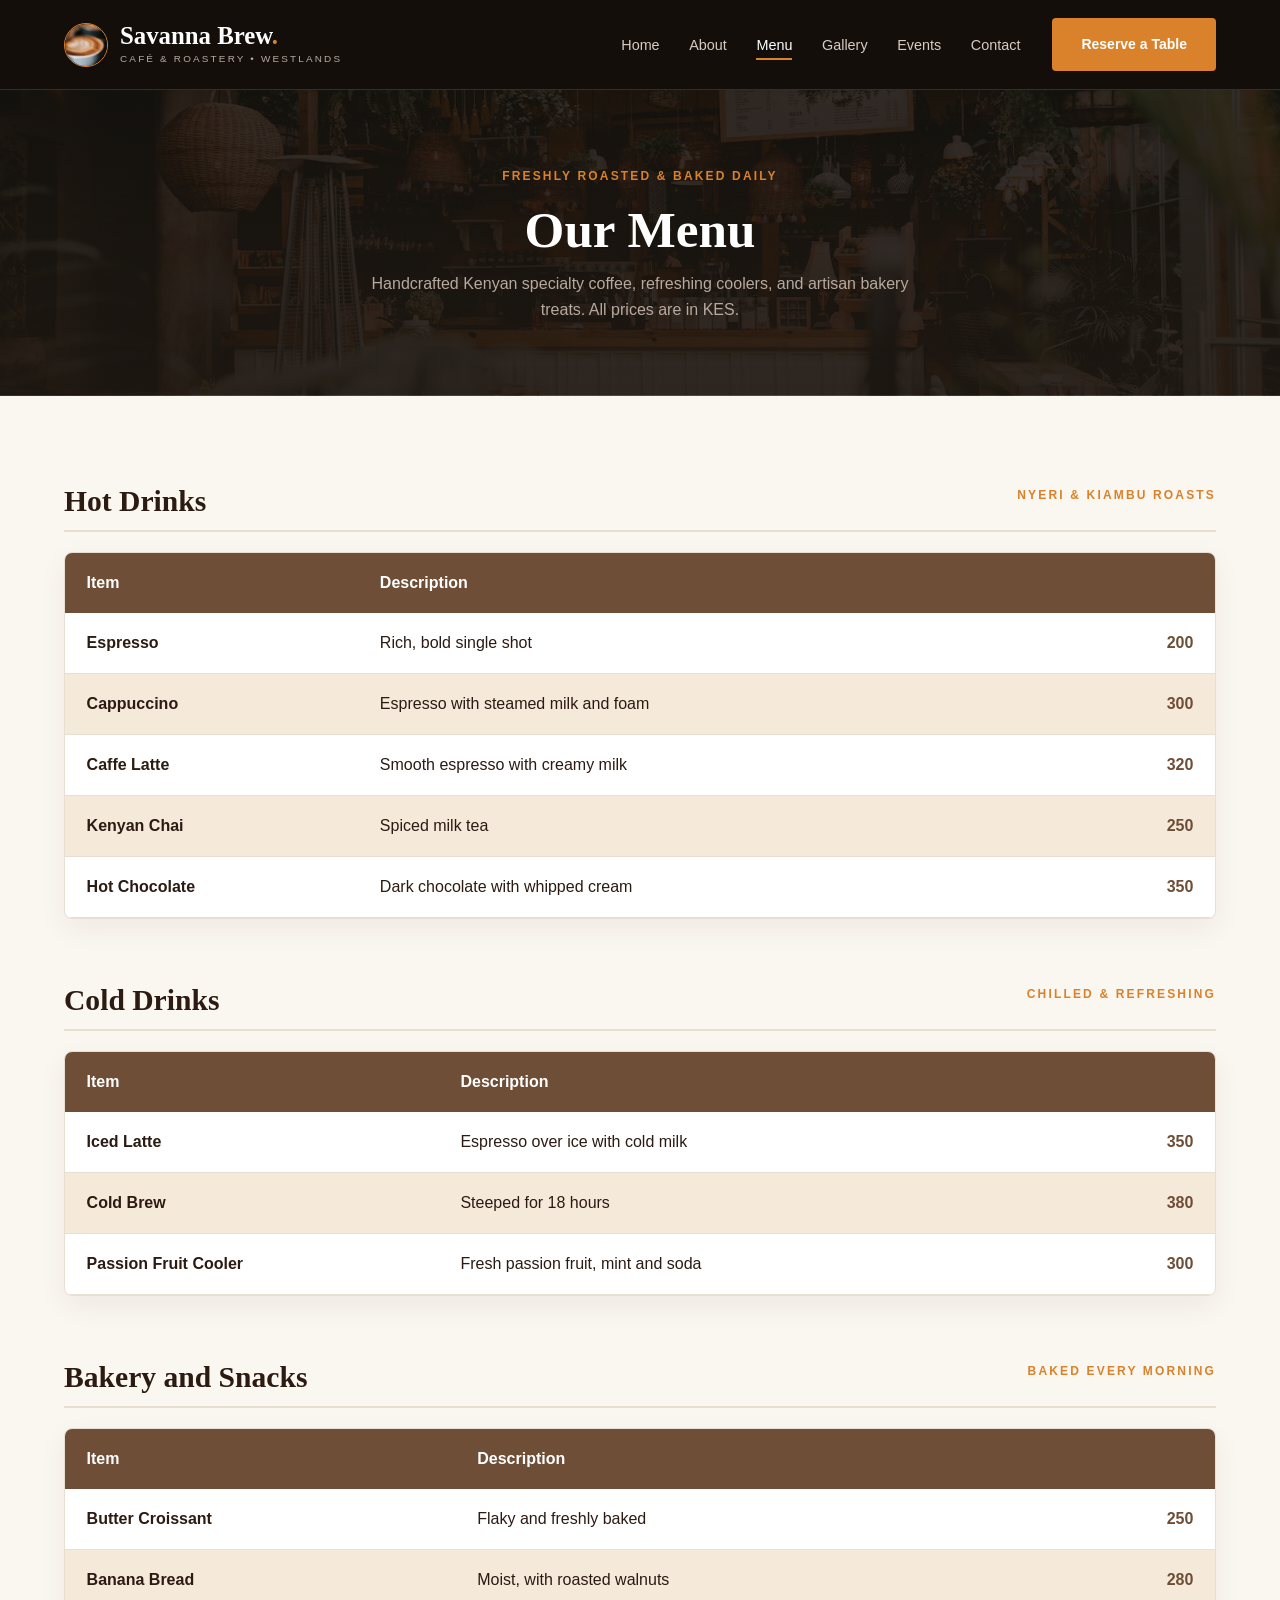
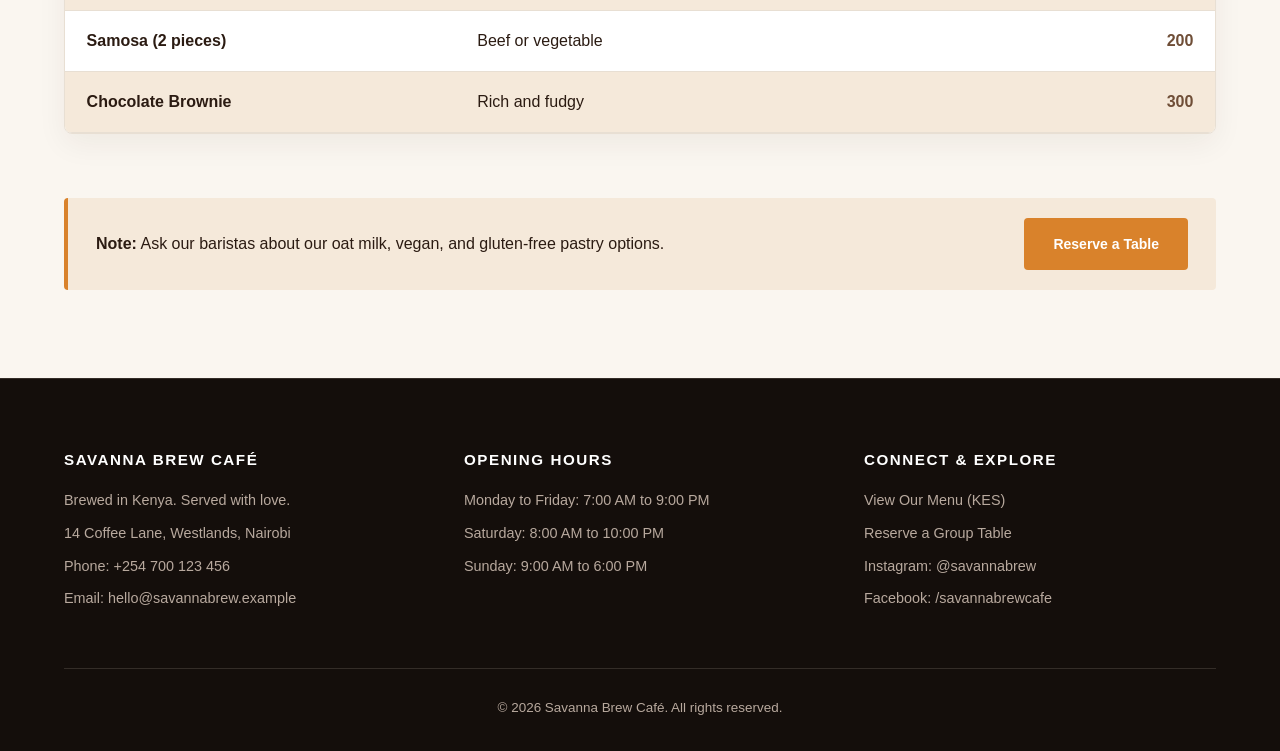
<file: menu.html>
<!DOCTYPE html>
<html lang="en">

<head>
    <meta charset="UTF-8">
    <meta name="viewport" content="width=device-width, initial-scale=1.0">
    <title>Our Menu | Savanna Brew Café</title>
    <link rel="stylesheet" href="css/global.css">
    <link rel="stylesheet" href="css/menu.css">
</head>

<body>

    <!-- Header & Flexbox Navigation -->
    <header class="site-header">
        <div class="container header-inner">
            <a href="index.html" class="brand-logo">
                <img src="images/logo.png" alt="Savanna Brew Café coffee cup emblem">
                <div class="brand-text">
                    <span class="brand-name">Savanna Brew<span>.</span></span>
                    <span class="brand-sub">Café &amp; Roastery • Westlands</span>
                </div>
            </a>

            <nav class="main-nav" aria-label="Primary Navigation">
                <ul class="nav-list">
                    <li><a href="index.html">Home</a></li>
                    <li><a href="about.html">About</a></li>
                    <li><a href="menu.html" class="active">Menu</a></li>
                    <li><a href="gallery.html">Gallery</a></li>
                    <li><a href="events.html">Events</a></li>
                    <li><a href="contact.html">Contact</a></li>
                </ul>
                <a href="contact.html" class="btn btn-primary header-cta">Reserve a Table</a>
            </nav>
        </div>
    </header>

    <main>
        <!-- Hero Section -->
        <section class="page-hero">
            <div class="container">
                <span class="eyebrow">Freshly Roasted &amp; Baked Daily</span>
                <h1>Our Menu</h1>
                <p>Handcrafted Kenyan specialty coffee, refreshing coolers, and artisan bakery treats. All prices are in
                    KES.</p>
            </div>
        </section>

        <section class="section-padding">
            <div class="container">

                <!-- Table 1: Hot Drinks -->
                <section class="menu-category" aria-labelledby="hot-drinks-heading">
                    <div class="menu-category-header">
                        <h2 id="hot-drinks-heading">Hot Drinks</h2>
                        <span class="eyebrow">Nyeri &amp; Kiambu Roasts</span>
                    </div>
                    <div class="table-wrapper">
                        <table class="menu-table">
                            <thead>
                                <tr>
                                    <th scope="col">Item</th>
                                    <th scope="col">Description</th>
                                    <th scope="col" class="price-col">Price (KES)</th>
                                </tr>
                            </thead>
                            <tbody>
                                <tr>
                                    <th scope="row">Espresso</th>
                                    <td>Rich, bold single shot</td>
                                    <td class="price-col">200</td>
                                </tr>
                                <tr>
                                    <th scope="row">Cappuccino</th>
                                    <td>Espresso with steamed milk and foam</td>
                                    <td class="price-col">300</td>
                                </tr>
                                <tr>
                                    <th scope="row">Caffe Latte</th>
                                    <td>Smooth espresso with creamy milk</td>
                                    <td class="price-col">320</td>
                                </tr>
                                <tr>
                                    <th scope="row">Kenyan Chai</th>
                                    <td>Spiced milk tea</td>
                                    <td class="price-col">250</td>
                                </tr>
                                <tr>
                                    <th scope="row">Hot Chocolate</th>
                                    <td>Dark chocolate with whipped cream</td>
                                    <td class="price-col">350</td>
                                </tr>
                            </tbody>
                        </table>
                    </div>
                </section>

                <!-- Table 2: Cold Drinks -->
                <section class="menu-category" aria-labelledby="cold-drinks-heading">
                    <div class="menu-category-header">
                        <h2 id="cold-drinks-heading">Cold Drinks</h2>
                        <span class="eyebrow">Chilled &amp; Refreshing</span>
                    </div>
                    <div class="table-wrapper">
                        <table class="menu-table">
                            <thead>
                                <tr>
                                    <th scope="col">Item</th>
                                    <th scope="col">Description</th>
                                    <th scope="col" class="price-col">Price (KES)</th>
                                </tr>
                            </thead>
                            <tbody>
                                <tr>
                                    <th scope="row">Iced Latte</th>
                                    <td>Espresso over ice with cold milk</td>
                                    <td class="price-col">350</td>
                                </tr>
                                <tr>
                                    <th scope="row">Cold Brew</th>
                                    <td>Steeped for 18 hours</td>
                                    <td class="price-col">380</td>
                                </tr>
                                <tr>
                                    <th scope="row">Passion Fruit Cooler</th>
                                    <td>Fresh passion fruit, mint and soda</td>
                                    <td class="price-col">300</td>
                                </tr>
                            </tbody>
                        </table>
                    </div>
                </section>

                <!-- Table 3: Bakery and Snacks -->
                <section class="menu-category" aria-labelledby="bakery-heading">
                    <div class="menu-category-header">
                        <h2 id="bakery-heading">Bakery and Snacks</h2>
                        <span class="eyebrow">Baked Every Morning</span>
                    </div>
                    <div class="table-wrapper">
                        <table class="menu-table">
                            <thead>
                                <tr>
                                    <th scope="col">Item</th>
                                    <th scope="col">Description</th>
                                    <th scope="col" class="price-col">Price (KES)</th>
                                </tr>
                            </thead>
                            <tbody>
                                <tr>
                                    <th scope="row">Butter Croissant</th>
                                    <td>Flaky and freshly baked</td>
                                    <td class="price-col">250</td>
                                </tr>
                                <tr>
                                    <th scope="row">Banana Bread</th>
                                    <td>Moist, with roasted walnuts</td>
                                    <td class="price-col">280</td>
                                </tr>
                                <tr>
                                    <th scope="row">Samosa (2 pieces)</th>
                                    <td>Beef or vegetable</td>
                                    <td class="price-col">200</td>
                                </tr>
                                <tr>
                                    <th scope="row">Chocolate Brownie</th>
                                    <td>Rich and fudgy</td>
                                    <td class="price-col">300</td>
                                </tr>
                            </tbody>
                        </table>
                    </div>
                </section>

                <!-- Aside class used so that a specific CSS STYLE is used -->
                <aside class="dietary-banner">
                    <p><strong>Note:</strong> Ask our baristas about our oat milk, vegan, and gluten-free pastry
                        options.</p>
                    <a href="contact.html" class="btn btn-primary">Reserve a Table</a>
                </aside>

            </div>
        </section>
    </main>

    <!-- Footer -->
    <footer class="site-footer">
        <div class="container">
            <div class="footer-grid">
                <div class="footer-col">
                    <h3>Savanna Brew Café</h3>
                    <p>Brewed in Kenya. Served with love.</p>
                    <p>14 Coffee Lane, Westlands, Nairobi</p>
                    <p>Phone: +254 700 123 456</p>
                    <p>Email: hello@savannabrew.example</p>
                </div>

                <div class="footer-col">
                    <h3>Opening Hours</h3>
                    <p>Monday to Friday: 7:00 AM to 9:00 PM</p>
                    <p>Saturday: 8:00 AM to 10:00 PM</p>
                    <p>Sunday: 9:00 AM to 6:00 PM</p>
                </div>

                <div class="footer-col">
                    <h3>Connect &amp; Explore</h3>
                    <ul class="footer-links">
                        <li><a href="menu.html">View Our Menu (KES)</a></li>
                        <li><a href="contact.html">Reserve a Group Table</a></li>
                        <li><a href="https://www.instagram.com" target="_blank" rel="noopener noreferrer">Instagram:
                                @savannabrew</a></li>
                        <li><a href="https://www.facebook.com" target="_blank" rel="noopener noreferrer">Facebook:
                                /savannabrewcafe</a></li>
                    </ul>
                </div>
            </div>

            <div class="footer-bottom">
                <p>&copy; 2026 Savanna Brew Café. All rights reserved.</p>
            </div>
        </div>
    </footer>

</body>

</html>
</file>
<file: css/global.css>
:root {
    --color-primary: #6F4E37;
    --color-secondary: #F5E9DA;
    --color-accent: #D9822B;
    --color-text-dark: #2B1B12;
    --color-white: #FFFFFF;
    --color-espresso-deep: #140E0B;
    --color-espresso-panel: #1D1510;
    --color-cream-soft: #FAF6F0;
    --color-text-muted: #6E5D53;
    --color-text-light-muted: #B8A99E;
    --color-border-light: #E8DFD3;
    --color-border-dark: rgba(245, 233, 218, 0.14);
    --font-heading: "Playfair Display", Georgia, serif;
    --font-body: "Open Sans", Arial, sans-serif;
    --radius-sm: 4px;
    --radius-md: 8px;
    --radius-lg: 12px;
    --shadow-card: 0 10px 30px rgba(43, 27, 18, 0.06);
    --shadow-hover: 0 18px 40px rgba(43, 27, 18, 0.14);
    --transition-base: all 0.3s cubic-bezier(0.25, 0.8, 0.25, 1);
}

@media (prefers-color-scheme: dark) {
    :root {
        --color-cream-soft: #18120E;
        --color-secondary: #221914;
        --color-text-dark: #F5E9DA;
        --color-text-muted: #C2B2A6;
        --color-white: #1E1612;
        --color-border-light: #33261E;
    }
}

*,
*::before,
*::after {
    box-sizing: border-box;
    margin: 0;
    padding: 0;
}

html {
    font-size: 16px;
    scroll-behavior: smooth;
}

body {
    font-family: var(--font-body);
    line-height: 1.65;
    color: var(--color-text-dark);
    background-color: var(--color-cream-soft);
    -webkit-font-smoothing: antialiased;
}

img {
    max-width: 100%;
    height: auto;
    display: block;
}

h1,
h2,
h3,
h4 {
    font-family: var(--font-heading);
    font-weight: 700;
    line-height: 1.2;
    color: var(--color-text-dark);
}

a {
    color: inherit;
    text-decoration: none;
    transition: var(--transition-base);
}

a:focus-visible,
button:focus-visible,
input:focus-visible,
select:focus-visible,
textarea:focus-visible {
    outline: 2px solid var(--color-accent);
    outline-offset: 3px;
}

.container {
    width: 90%;
    max-width: 1200px;
    margin: 0 auto;
}

.eyebrow {
    display: inline-block;
    font-family: var(--font-body);
    font-size: 0.75rem;
    font-weight: 600;
    text-transform: uppercase;
    letter-spacing: 0.18em;
    color: var(--color-accent);
    margin-bottom: 0.75rem;
}

.section-padding {
    padding: 5.5rem 0;
}

.section-header {
    text-align: center;
    max-width: 640px;
    margin: 0 auto 3.5rem;
}

.section-header h2 {
    font-size: 2.35rem;
    margin-bottom: 0.85rem;
}

.section-header p {
    color: var(--color-text-muted);
}

/* Buttons */
.btn {
    display: inline-flex;
    align-items: center;
    justify-content: center;
    padding: 0.85rem 1.75rem;
    font-family: var(--font-body);
    font-size: 0.875rem;
    font-weight: 600;
    border-radius: var(--radius-sm);
    border: 1px solid transparent;
    cursor: pointer;
    transition: var(--transition-base);
}

.btn-primary {
    background-color: var(--color-accent);
    color: #FFFFFF;
}

.btn-primary:hover,
.btn-primary:focus {
    background-color: var(--color-primary);
    transform: translateY(-2px);
    box-shadow: 0 8px 20px rgba(217, 130, 43, 0.3);
}

.btn-outline-light {
    background-color: transparent;
    color: #F5E9DA;
    border-color: rgba(245, 233, 218, 0.35);
}

.btn-outline-light:hover {
    background-color: #F5E9DA;
    color: #140E0B;
    transform: translateY(-2px);
}

.btn-outline-dark {
    background-color: transparent;
    color: var(--color-text-dark);
    border-color: var(--color-primary);
}

.btn-outline-dark:hover {
    background-color: var(--color-primary);
    color: #FFFFFF;
    transform: translateY(-2px);
}

/* Header */
.site-header {
    background-color: var(--color-espresso-deep);
    border-bottom: 1px solid var(--color-border-dark);
    position: sticky;
    top: 0;
    z-index: 1000;
}

.header-inner {
    display: flex;
    align-items: center;
    justify-content: space-between;
    padding: 1.15rem 0;
    gap: 1.5rem;
}

.brand-logo {
    display: flex;
    align-items: center;
    gap: 0.75rem;
    color: #FFFFFF;
}

.brand-logo img {
    width: 44px;
    height: 44px;
    object-fit: cover;
    border-radius: 50%;
    border: 1px solid var(--color-accent);
}

.brand-text {
    display: flex;
    flex-direction: column;
}

.brand-name {
    font-family: var(--font-heading);
    font-size: 1.55rem;
    font-weight: 700;
    color: #FFFFFF;
    line-height: 1.1;
}

.brand-name span {
    color: var(--color-accent);
}

.brand-sub {
    font-size: 0.62rem;
    letter-spacing: 0.22em;
    text-transform: uppercase;
    color: var(--color-text-light-muted);
    margin-top: 0.15rem;
}

.main-nav {
    display: flex;
    align-items: center;
    gap: 2rem;
}

.nav-list {
    display: flex;
    align-items: center;
    list-style: none;
    gap: 1.85rem;
}

.nav-list a {
    color: #D8Cbc0;
    font-size: 0.9rem;
    font-weight: 500;
    padding: 0.35rem 0;
    position: relative;
}

.nav-list a::after {
    content: "";
    position: absolute;
    left: 0;
    bottom: -2px;
    width: 0;
    height: 2px;
    background-color: var(--color-accent);
    transition: var(--transition-base);
}

.nav-list a:hover,
.nav-list a.active {
    color: #FFFFFF;
}

.nav-list a:hover::after,
.nav-list a.active::after {
    width: 100%;
}

/* Page Hero Section*/
@keyframes fadeInUp {
    from {
        opacity: 0;
        transform: translateY(22px);
    }

    to {
        opacity: 1;
        transform: translateY(0);
    }
}

.page-hero {
    background: linear-gradient(180deg, rgba(20, 14, 11, 0.86) 0%, rgba(29, 21, 16, 0.92) 100%), url("../images/hero.jpg") center/cover no-repeat;
    color: #FFFFFF;
    text-align: center;
    padding: 4.5rem 0;
    border-bottom: 1px solid var(--color-border-dark);
}

.page-hero h1 {
    color: #FFFFFF;
    font-size: clamp(2.2rem, 4vw, 3.2rem);
    margin-bottom: 0.65rem;
    animation: fadeInUp 0.7s ease-out forwards;
}

.page-hero p {
    color: var(--color-text-light-muted);
    max-width: 560px;
    margin: 0 auto;
}

/* Footer */
.site-footer {
    background-color: var(--color-espresso-deep);
    color: #D8CBC0;
    padding: 4.5rem 0 2rem;
    border-top: 1px solid var(--color-border-dark);
}

.footer-grid {
    display: flex;
    justify-content: space-between;
    gap: 3rem;
    padding-bottom: 3rem;
    border-bottom: 1px solid var(--color-border-dark);
}

.footer-col {
    flex: 1;
}

.footer-col h3 {
    font-family: var(--font-body);
    font-size: 0.95rem;
    font-weight: 700;
    text-transform: uppercase;
    letter-spacing: 0.1em;
    color: #FFFFFF;
    margin-bottom: 1.25rem;
}

.footer-col p,
.footer-col li {
    font-size: 0.9rem;
    color: var(--color-text-light-muted);
    margin-bottom: 0.55rem;
}

.footer-links {
    list-style: none;
}

.footer-links a:hover {
    color: var(--color-accent);
    padding-left: 4px;
}

.footer-bottom {
    padding-top: 1.75rem;
    text-align: center;
    font-size: 0.84rem;
    color: var(--color-text-light-muted);
}

/* Global Mobile Media Inquiries */
@media (max-width: 768px) {
    .header-inner {
        flex-direction: column;
        text-align: center;
        padding: 1rem 0;
    }

    .main-nav {
        flex-direction: column;
        width: 100%;
        gap: 1rem;
    }

    .nav-list {
        flex-direction: column;
        gap: 0.65rem;
        width: 100%;
    }

    .footer-grid {
        flex-direction: column;
    }
}
</file>
<file: css/index.css>
.hero-home {
    background: linear-gradient(90deg, rgba(20, 14, 11, 0.94) 0%, rgba(20, 14, 11, 0.78) 52%, rgba(20, 14, 11, 0.55) 100%), url("../images/hero.jpg") center/cover no-repeat;
    color: #FFFFFF;
    padding: 6.5rem 0 8.5rem;
}

.hero-grid {
    display: flex;
    align-items: center;
    justify-content: space-between;
    gap: 3.5rem;
    animation: fadeInUp 0.85s ease-out forwards;
}

.hero-content {
    flex: 1 1 55%;
    max-width: 600px;
}

.hero-content h1 {
    font-size: clamp(2.5rem, 4.8vw, 4rem);
    color: #FFFFFF;
    margin-bottom: 1.35rem;
    line-height: 1.12;
}

.hero-divider {
    width: 48px;
    height: 2px;
    background-color: var(--color-accent);
    margin-bottom: 1.35rem;
}

.hero-content p {
    color: var(--color-text-light-muted);
    font-size: 1.02rem;
    margin-bottom: 2.15rem;
    max-width: 520px;
}

.hero-actions {
    display: flex;
    flex-wrap: wrap;
    gap: 1rem;
}

.hero-showcase {
    flex: 1 1 40%;
    display: flex;
    justify-content: center;
}

.hero-showcase-frame {
    border-radius: var(--radius-lg);
    overflow: hidden;
    border: 1px solid rgba(245, 233, 218, 0.16);
    box-shadow: 0 25px 50px rgba(0, 0, 0, 0.55);
    max-width: 440px;
}

.hero-showcase-frame img {
    width: 100%;
    height: 380px;
    object-fit: cover;
}

.feature-strip-wrapper {
    margin-top: -4.25rem;
    position: relative;
    z-index: 10;
}

.feature-strip {
    background-color: var(--color-white);
    border-radius: var(--radius-md);
    box-shadow: var(--shadow-card);
    border: 1px solid var(--color-border-light);
    display: flex;
    padding: 2.25rem 1.5rem;
}

.feature-item {
    flex: 1;
    text-align: center;
    padding: 0 1.25rem;
    border-right: 1px solid var(--color-border-light);
}

.feature-item:last-child {
    border-right: none;
}

.feature-icon {
    font-size: 1.65rem;
    color: var(--color-accent);
    margin-bottom: 0.65rem;
    display: inline-block;
}

.favourites-layout {
    display: flex;
    align-items: stretch;
    gap: 2.5rem;
}

.favourites-intro {
    flex: 0 0 280px;
    display: flex;
    flex-direction: column;
    justify-content: center;
}

.favourites-intro h2 {
    font-size: 2.25rem;
    margin-bottom: 1rem;
}

.cards-flex {
    flex: 1;
    display: flex;
    gap: 1.5rem;
}

.menu-card {
    flex: 1 1 0;
    background-color: var(--color-white);
    border: 1px solid var(--color-border-light);
    border-radius: var(--radius-md);
    overflow: hidden;
    box-shadow: var(--shadow-card);
    transition: var(--transition-base);
    display: flex;
    flex-direction: column;
}

.menu-card:hover {
    transform: translateY(-8px);
    box-shadow: var(--shadow-hover);
}

.menu-card-img {
    height: 210px;
    overflow: hidden;
}

.menu-card-img img {
    width: 100%;
    height: 100%;
    object-fit: cover;
    transition: transform 0.5s ease;
}

.menu-card:hover .menu-card-img img {
    transform: scale(1.06);
}

.menu-card-body {
    padding: 1.35rem;
    display: flex;
    flex-direction: column;
    flex: 1;
}

.price-tag {
    font-weight: 700;
    font-size: 0.98rem;
    color: var(--color-primary);
    margin-top: auto;
}

.editorial-dark {
    background-color: var(--color-espresso-panel);
    color: #FFFFFF;
    padding: 5.5rem 0;
}

.split-layout {
    display: flex;
    align-items: center;
    gap: 4rem;
}

.split-image {
    flex: 1 1 48%;
}

.split-image img {
    width: 100%;
    height: 440px;
    object-fit: cover;
    border-radius: var(--radius-md);
    box-shadow: 0 20px 45px rgba(0, 0, 0, 0.4);
}

.split-text {
    flex: 1 1 52%;
}

.editorial-dark h2 {
    color: #FFFFFF;
    font-size: 2.35rem;
    margin-bottom: 1.15rem;
}

.stats-row {
    display: flex;
    gap: 2.5rem;
    margin: 2rem 0;
    padding-top: 1.5rem;
    border-top: 1px solid var(--color-border-dark);
}

.stat-box strong {
    display: block;
    font-family: var(--font-heading);
    font-size: 1.85rem;
    color: var(--color-accent);
}

@media (max-width: 992px) {
    .favourites-layout {
        flex-direction: column;
    }

    .favourites-intro {
        flex: auto;
        text-align: center;
        align-items: center;
    }
}

@media (max-width: 768px) {

    .hero-grid,
    .split-layout,
    .cards-flex,
    .feature-strip {
        flex-direction: column;
    }

    .feature-strip-wrapper {
        margin-top: 2rem;
    }

    .feature-item {
        border-right: none;
        border-bottom: 1px solid var(--color-border-light);
        padding: 1.25rem 0;
    }

    .feature-item:last-child {
        border-bottom: none;
    }
}
</file>
<file: css/aboutUs.css>
.split-layout {
    display: flex;
    align-items: center;
    gap: 4rem;
}

.split-image {
    flex: 1 1 48%;
}

.split-text {
    flex: 1 1 52%;
}

.owner-portrait img {
    border-radius: 18px;
    border: 2px solid var(--color-accent);
    width: 100%;
}

.owner-quote {
    margin: 1.75rem 0;
    padding: 1.25rem 1.5rem;
    border-left: 4px solid var(--color-accent);
    background-color: var(--color-secondary);
    border-radius: 0 var(--radius-sm) var(--radius-sm) 0;
    font-family: var(--font-heading);
    font-style: italic;
    font-size: 1.08rem;
    color: var(--color-text-dark);
}

.owner-quote cite {
    display: block;
    margin-top: 0.5rem;
    font-family: var(--font-body);
    font-style: normal;
    font-size: 0.85rem;
    font-weight: 700;
    color: var(--color-primary);
}

.values-list {
    list-style: none;
    display: flex;
    gap: 1.75rem;
    margin-top: 2rem;
}

.values-list li {
    flex: 1;
    background-color: var(--color-white);
    border: 1px solid var(--color-border-light);
    border-top: 3px solid var(--color-primary);
    border-radius: var(--radius-md);
    padding: 2rem 1.75rem;
    box-shadow: var(--shadow-card);
    transition: var(--transition-base);
}

.values-list li:hover {
    transform: translateY(-5px);
    box-shadow: var(--shadow-hover);
}

.values-list strong {
    display: block;
    font-family: var(--font-heading);
    font-size: 1.35rem;
    color: var(--color-primary);
    margin-bottom: 0.5rem;
}

@media (max-width: 768px) {

    .split-layout,
    .values-list {
        flex-direction: column;
    }
}
</file>
<file: css/contact.css>
.contact-layout {
    display: flex;
    align-items: flex-start;
    gap: 3rem;
}

.contact-card {
    flex: 1 1 52%;
    background-color: var(--color-white);
    border: 1px solid var(--color-border-light);
    border-radius: var(--radius-md);
    padding: 2.5rem;
    box-shadow: var(--shadow-card);
}

.info-card {
    flex: 1 1 48%;
    background-color: var(--color-white);
    border: 1px solid var(--color-border-light);
    border-radius: var(--radius-md);
    padding: 2.5rem;
    box-shadow: var(--shadow-card);
}

.form-subtitle {
    color: var(--color-text-muted);
    font-size: 0.9rem;
    margin-bottom: 1.75rem;
}

.form-group {
    margin-bottom: 1.25rem;
}

.form-row {
    display: flex;
    gap: 1rem;
}

.form-row .form-group {
    flex: 1;
}

.form-group label,
.occasion-fieldset legend {
    display: block;
    font-weight: 600;
    font-size: 0.88rem;
    margin-bottom: 0.45rem;
    color: var(--color-text-dark);
}

.form-control {
    width: 100%;
    padding: 0.78rem 1rem;
    font-family: var(--font-body);
    font-size: 0.95rem;
    color: var(--color-text-dark);
    background-color: var(--color-cream-soft);
    border: 1px solid var(--color-border-light);
    border-radius: var(--radius-sm);
    transition: var(--transition-base);
}

.form-control:focus {
    outline: 2px solid var(--color-accent);
    border-color: var(--color-accent);
    background-color: var(--color-white);
}

.occasion-fieldset {
    border: 1px solid var(--color-border-light);
    border-radius: var(--radius-sm);
    padding: 1rem 1.25rem;
    margin-bottom: 1.25rem;
}

.radio-group {
    display: flex;
    flex-wrap: wrap;
    gap: 1.5rem;
    margin-top: 0.35rem;
}

.radio-label {
    display: inline-flex;
    align-items: center;
    gap: 0.45rem;
    font-weight: 500;
    cursor: pointer;
}

.radio-label input[type="radio"] {
    accent-color: var(--color-accent);
    width: 1rem;
    height: 1rem;
}

.contact-details-list {
    list-style: none;
    margin: 1.5rem 0 2rem;
}

.contact-details-list li {
    margin-bottom: 0.85rem;
}

.contact-details-list strong {
    color: var(--color-primary);
    display: inline-block;
    min-width: 90px;
}

.hours-table {
    width: 100%;
    border-collapse: collapse;
    margin: 1rem 0 2rem;
    font-size: 0.92rem;
}

.hours-table th,
.hours-table td {
    padding: 0.75rem 1rem;
    border-bottom: 1px solid var(--color-border-light);
    text-align: left;
}

.hours-table thead {
    background-color: var(--color-primary);
    color: #FFFFFF;
}

.map-frame {
    width: 100%;
    height: 230px;
    border: 1px solid var(--color-border-light);
    border-radius: var(--radius-sm);
    margin-bottom: 1rem;
}

@media (max-width: 768px) {

    .contact-layout,
    .form-row {
        flex-direction: column;
    }

    .contact-card,
    .info-card {
        width: 100%;
        padding: 1.75rem;
    }
}

input[type="date"]::-webkit-calendar-picker-indicator,
input[type="time"]::-webkit-calendar-picker-indicator {
    position: absolute;
    top: 0;
    left: 0;
    width: 100%;
    height: 100%;
    opacity: 0;
    cursor: pointer;
}

input[type="date"] {
    background: var(--color-cream-soft) url('data:image/svg+xml;utf8,<svg xmlns="http://www.w3.org/2000/svg" width="16" height="16" fill="%23D9822B" viewBox="0 0 16 16"><path d="M3.5 0a.5.5 0 0 1 .5.5V1h8V.5a.5.5 0 0 1 1 0V1h1a2 2 0 0 1 2 2v11a2 2 0 0 1-2 2H2a2 2 0 0 1-2-2V3a2 2 0 0 1 2-2h1V.5a.5.5 0 0 1 .5-.5zM1 4v10a1 1 0 0 0 1 1h12a1 1 0 0 0 1-1V4H1z"/></svg>') no-repeat right 1rem center;
    background-size: 16px;
}

input[type="time"] {
    background: var(--color-cream-soft) url('data:image/svg+xml;utf8,<svg xmlns="http://www.w3.org/2000/svg" width="16" height="16" fill="%23D9822B" viewBox="0 0 16 16"><path d="M8 3.5a.5.5 0 0 0-1 0V9a.5.5 0 0 0 .252.434l3.5 2a.5.5 0 0 0 .496-.868L8 8.71V3.5z"/><path d="M8 16A8 8 0 1 0 8 0a8 8 0 0 0 0 16zm7-8A7 7 0 1 1 1 8a7 7 0 0 1 14 0z"/></svg>') no-repeat right 1rem center;
    background-size: 16px;
}

input[type="date"]:focus,
input[type="time"]:focus {
    background-color: var(--color-white);
}

date-time-group .form-control {
    border-radius: 20px;
    padding-left: 2.5rem;
    cursor: pointer;
    background-color: var(--color-white);
    border: 1px solid var(--color-border-light);
}

.input-with-icon {
    position: relative;
}

/* Custom Calendar*/
.input-with-icon::before {
    content: "";
    position: absolute;
    left: 1rem;
    top: 50%;
    transform: translateY(-50%);
    width: 16px;
    height: 16px;
    z-index: 2;
    pointer-events: none;
}

/* SVG for Date Field */
.date-time-group:first-child .input-with-icon::before {
    background: url('data:image/svg+xml;utf8,<svg xmlns="http://www.w3.org/2000/svg" width="16" height="16" fill="%236E5D53" viewBox="0 0 16 16"><path d="M3.5 0a.5.5 0 0 1 .5.5V1h8V.5a.5.5 0 0 1 1 0V1h1a2 2 0 0 1 2 2v11a2 2 0 0 1-2 2H2a2 2 0 0 1-2-2V3a2 2 0 0 1 2-2h1V.5a.5.5 0 0 1 .5-.5zM1 4v10a1 1 0 0 0 1 1h12a1 1 0 0 0 1-1V4H1z"/></svg>') no-repeat center center;
}

.date-time-group:last-child .input-with-icon::before {
    background: url('data:image/svg+xml;utf8,<svg xmlns="http://www.w3.org/2000/svg" width="16" height="16" fill="%236E5D53" viewBox="0 0 16 16"><path d="M8 3.5a.5.5 0 0 0-1 0V9a.5.5 0 0 0 .252.434l3.5 2a.5.5 0 0 0 .496-.868L8 8.71V3.5z"/><path d="M8 16A8 8 0 1 0 8 0a8 8 0 0 0 0 16zm7-8A7 7 0 1 1 1 8a7 7 0 0 1 14 0z"/></svg>') no-repeat center center;
}


.modal-overlay {
    display: none;
    position: fixed;
    top: 0;
    left: 0;
    width: 100%;
    height: 100%;
    padding: 1.5rem;
    background-color: rgba(20, 14, 11, 0.85);
    z-index: 9999;
    align-items: center;
    justify-content: center;
    backdrop-filter: blur(4px);
    overflow-y: auto;
}

.modal-overlay:target,
.modal-overlay.is-open {
    display: flex;
}

.modal-content {
    background-color: var(--color-white);
    padding: 2.5rem 2.25rem;
    border-radius: var(--radius-lg);
    border: 1px solid var(--color-border-light);
    box-shadow: var(--shadow-hover), 0 25px 50px rgba(20, 14, 11, 0.45);
    max-width: 580px;
    width: 100%;
    max-height: 90vh;
    overflow-y: auto;
    text-align: center;
    position: relative;
    animation: modalFadeIn 0.35s ease-out forwards;
}

/* Smooth pop-up animation */
@keyframes modalFadeIn {
    from {
        opacity: 0;
        transform: translateY(24px);
    }

    to {
        opacity: 1;
        transform: translateY(0);
    }
}

.modal-close {
    position: absolute;
    top: 1rem;
    right: 1.25rem;
    width: 2.25rem;
    height: 2.25rem;
    display: inline-flex;
    align-items: center;
    justify-content: center;
    background: var(--color-cream-soft);
    border: 1px solid var(--color-border-light);
    border-radius: 50%;
    font-size: 1.5rem;
    color: var(--color-text-muted);
    line-height: 1;
    cursor: pointer;
    transition: var(--transition-base);
}

.modal-close:hover,
.modal-close:focus {
    background-color: var(--color-accent);
    border-color: var(--color-accent);
    color: #FFFFFF;
    transform: scale(1.08);
}

.modal-header {
    margin-bottom: 1.5rem;
}

.success-icon {
    display: inline-flex;
    align-items: center;
    justify-content: center;
    width: 3.25rem;
    height: 3.25rem;
    border-radius: 50%;
    background-color: rgba(217, 130, 43, 0.14);
    font-size: 1.6rem;
    color: var(--color-accent);
    margin-bottom: 0.75rem;
}

.modal-header .eyebrow {
    display: block;
    margin-bottom: 0.35rem;
}

.modal-content h3 {
    margin-bottom: 0.5rem;
    font-size: 1.75rem;
    color: var(--color-text-dark);
}

.modal-header p {
    color: var(--color-text-muted);
    font-size: 0.92rem;
    line-height: 1.55;
    margin-bottom: 0;
}

.modal-details-grid {
    display: flex;
    flex-direction: column;
    gap: 1rem;
    text-align: left;
    margin-bottom: 1.75rem;
}

.modal-detail-section {
    background-color: var(--color-cream-soft);
    border: 1px solid var(--color-border-light);
    border-radius: var(--radius-md);
    padding: 1.15rem 1.35rem;
}

.modal-detail-section h4 {
    font-family: var(--font-heading);
    font-size: 1.05rem;
    color: var(--color-primary);
    margin-bottom: 0.75rem;
    padding-bottom: 0.45rem;
    border-bottom: 1px solid var(--color-border-light);
}

.booking-summary-list {
    display: grid;
    grid-template-columns: repeat(2, 1fr);
    gap: 0.65rem 1.25rem;
}

.summary-row {
    display: flex;
    flex-direction: column;
    gap: 0.15rem;
}

.summary-row-full {
    grid-column: 1 / -1;
}

.summary-row dt {
    font-size: 0.75rem;
    font-weight: 600;
    text-transform: uppercase;
    letter-spacing: 0.08em;
    color: var(--color-text-muted);
}

.summary-row dd {
    font-size: 0.93rem;
    font-weight: 600;
    color: var(--color-text-dark);
    word-break: break-word;
}

.modal-action-btn {
    width: 100%;
}

@media (max-width: 540px) {
    .modal-content {
        padding: 2rem 1.35rem;
    }

    .booking-summary-list {
        grid-template-columns: 1fr;
    }
}
</file>
<file: css/events.css>
.cards-flex {
    flex: 1;
    display: flex;
    gap: 1.5rem;
}

.menu-card {
    flex: 1 1 0;
    background-color: var(--color-white);
    border: 1px solid var(--color-border-light);
    border-radius: var(--radius-md);
    overflow: hidden;
    box-shadow: var(--shadow-card);
    transition: var(--transition-base);
    display: flex;
    flex-direction: column;
}

.menu-card:hover {
    transform: translateY(-8px);
    box-shadow: var(--shadow-hover);
}

.menu-card-img {
    height: 210px;
    overflow: hidden;
}

.menu-card-img img {
    width: 100%;
    height: 100%;
    object-fit: cover;
    transition: transform 0.5s ease;
}

.menu-card:hover .menu-card-img img {
    transform: scale(1.06);
}

.menu-card-body {
    padding: 1.35rem;
    display: flex;
    flex-direction: column;
    flex: 1;
}

.menu-card-body h3 {
    font-family: var(--font-body);
    font-size: 1.08rem;
    font-weight: 700;
    margin-bottom: 0.35rem;
}

.menu-card-body p {
    font-size: 0.85rem;
    color: var(--color-text-muted);
    margin-bottom: 1.15rem;
    flex: 1;
}

.price-tag {
    font-weight: 700;
    font-size: 0.98rem;
    color: var(--color-primary);
    margin-top: auto;
}

/* Mobile Responsiveness */
@media (max-width: 768px) {
    .cards-flex {
        flex-direction: column;
    }
}
</file>
<file: css/gallery.css>
.gallery-header-bar {
    display: flex;
    align-items: flex-end;
    justify-content: space-between;
    margin-bottom: 2.5rem;
    flex-wrap: wrap;
    gap: 1rem;
}

.gallery-grid {
    display: grid;
    grid-template-columns: repeat(4, 1fr);
    gap: 1.5rem;
}

.gallery-item {
    background-color: var(--color-white);
    border-radius: var(--radius-lg);
    border: 1px solid #D8C3A5;
    padding: 0.85rem;
    box-shadow: 0 4px 15px rgba(43, 27, 18, 0.04);
    display: flex;
    flex-direction: column;
}

.gallery-img-box {
    height: 210px;
    border-radius: var(--radius-sm);
    overflow: hidden;
}

.gallery-item img {
    width: 100%;
    height: 100%;
    object-fit: cover;
    transition: transform 0.5s cubic-bezier(0.25, 0.8, 0.25, 1);
}

.gallery-item:hover img {
    transform: scale(1.08);
}

.gallery-item figcaption {
    padding: 1rem 0.5rem 0.25rem;
    font-family: var(--font-heading);
    font-weight: 600;
    font-size: 1.05rem;
    text-align: center;
    background-color: transparent;
    color: var(--color-text-dark);
    border-top: none;
}

@media (max-width: 992px) {
    .gallery-grid {
        grid-template-columns: repeat(2, 1fr);
    }
}

@media (max-width: 768px) {
    .gallery-grid {
        grid-template-columns: 1fr;
    }
}
</file>
<file: css/menu.css>
.menu-category {
    margin-bottom: 4rem;
}

.menu-category-header {
    display: flex;
    align-items: center;
    justify-content: space-between;
    margin-bottom: 1.25rem;
    padding-bottom: 0.65rem;
    border-bottom: 2px solid var(--color-border-light);
}

.menu-category-header h2 {
    font-size: 1.85rem;
    color: var(--color-text-dark);
}

.table-wrapper {
    width: 100%;
    overflow-x: auto;
    background-color: var(--color-white);
    border-radius: var(--radius-md);
    box-shadow: var(--shadow-card);
    border: 1px solid var(--color-border-light);
}

.menu-table {
    width: 100%;
    border-collapse: collapse;
    min-width: 540px;
}

.menu-table thead tr {
    background-color: var(--color-primary);
    color: #FFFFFF;
}

.menu-table th,
.menu-table td {
    padding: 1.05rem 1.35rem;
    text-align: left;
}

.menu-table tbody tr {
    border-bottom: 1px solid var(--color-border-light);
    transition: background-color 0.2s ease;
}

.menu-table tbody tr:nth-child(even) {
    background-color: var(--color-secondary);
}

.menu-table tbody tr:hover {
    background-color: rgba(217, 130, 43, 0.16);
}

.menu-table th.price-col,
.menu-table td.price-col {
    text-align: right;
    font-weight: 700;
    color: var(--color-primary);
    white-space: nowrap;
}

.dietary-banner {
    background-color: var(--color-secondary);
    border-left: 4px solid var(--color-accent);
    padding: 1.25rem 1.75rem;
    border-radius: var(--radius-sm);
    display: flex;
    align-items: center;
    justify-content: space-between;
    flex-wrap: wrap;
    gap: 1rem;
}
</file>
